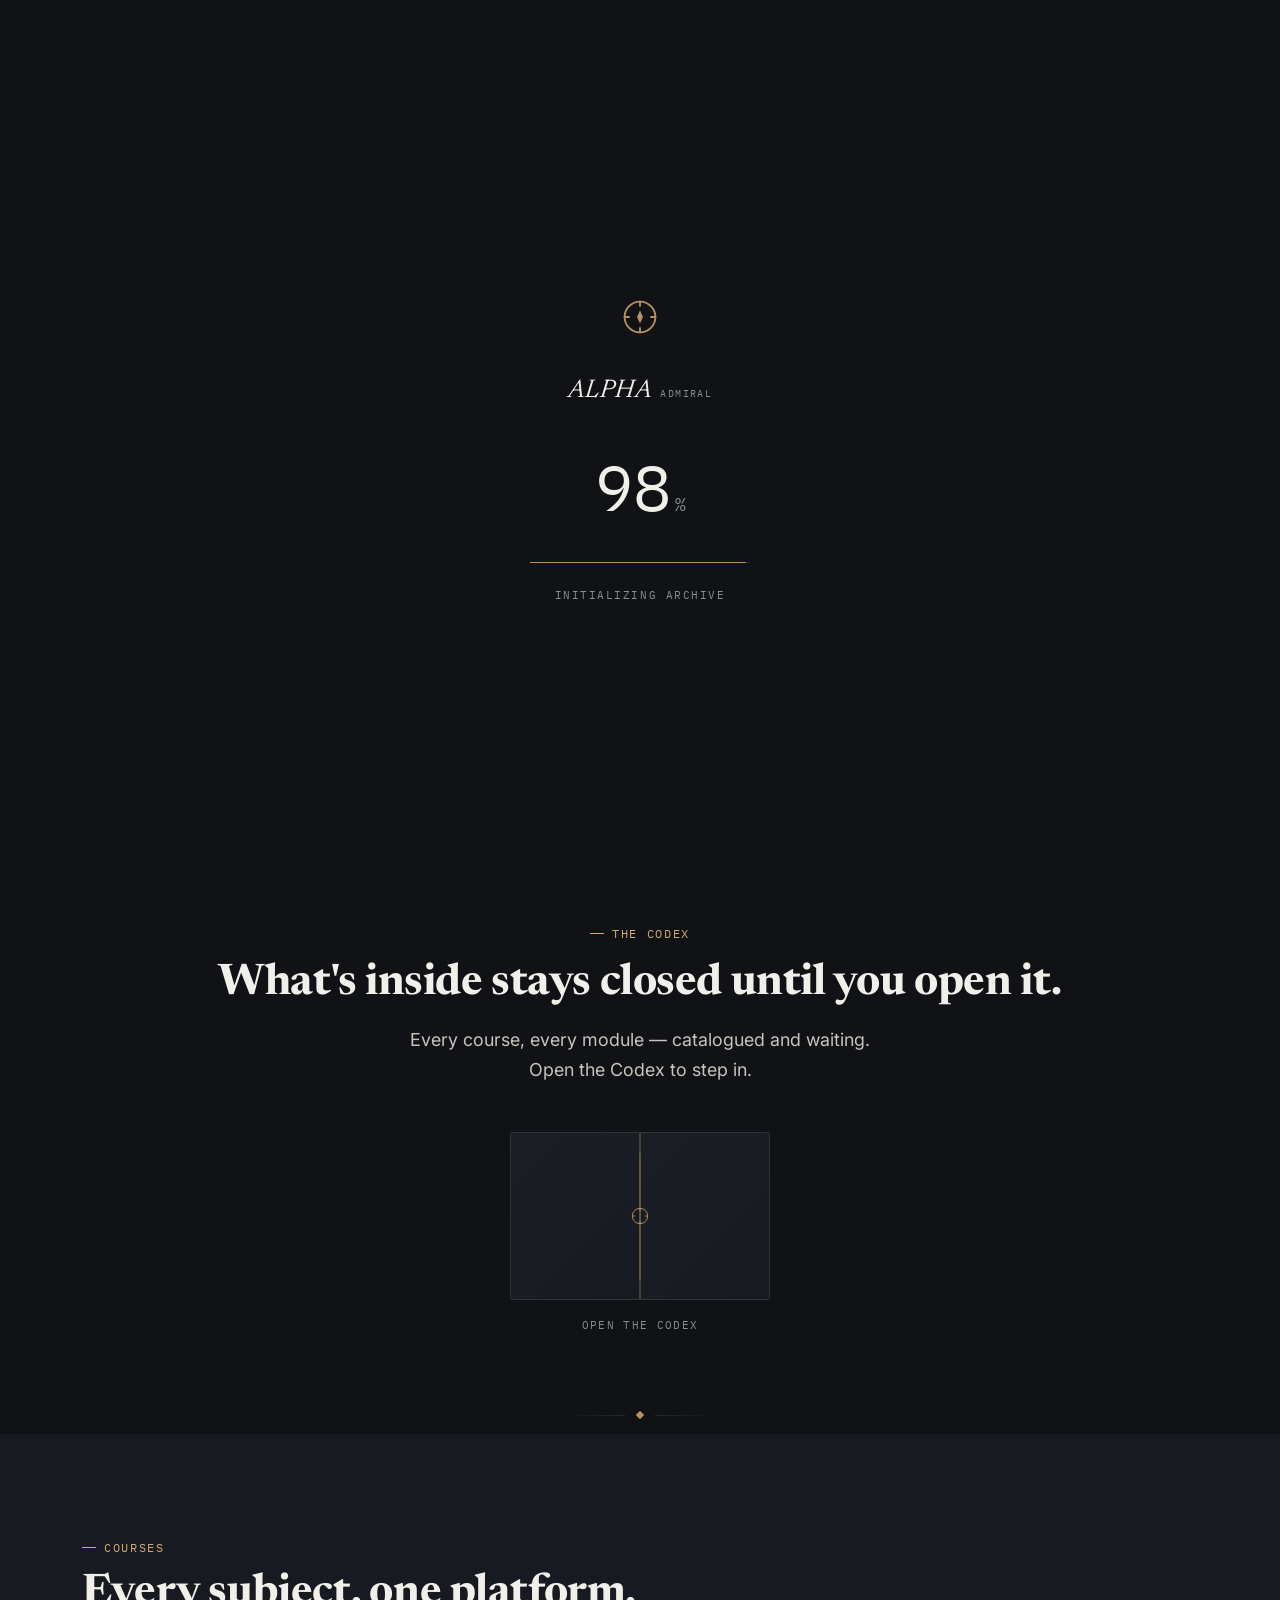
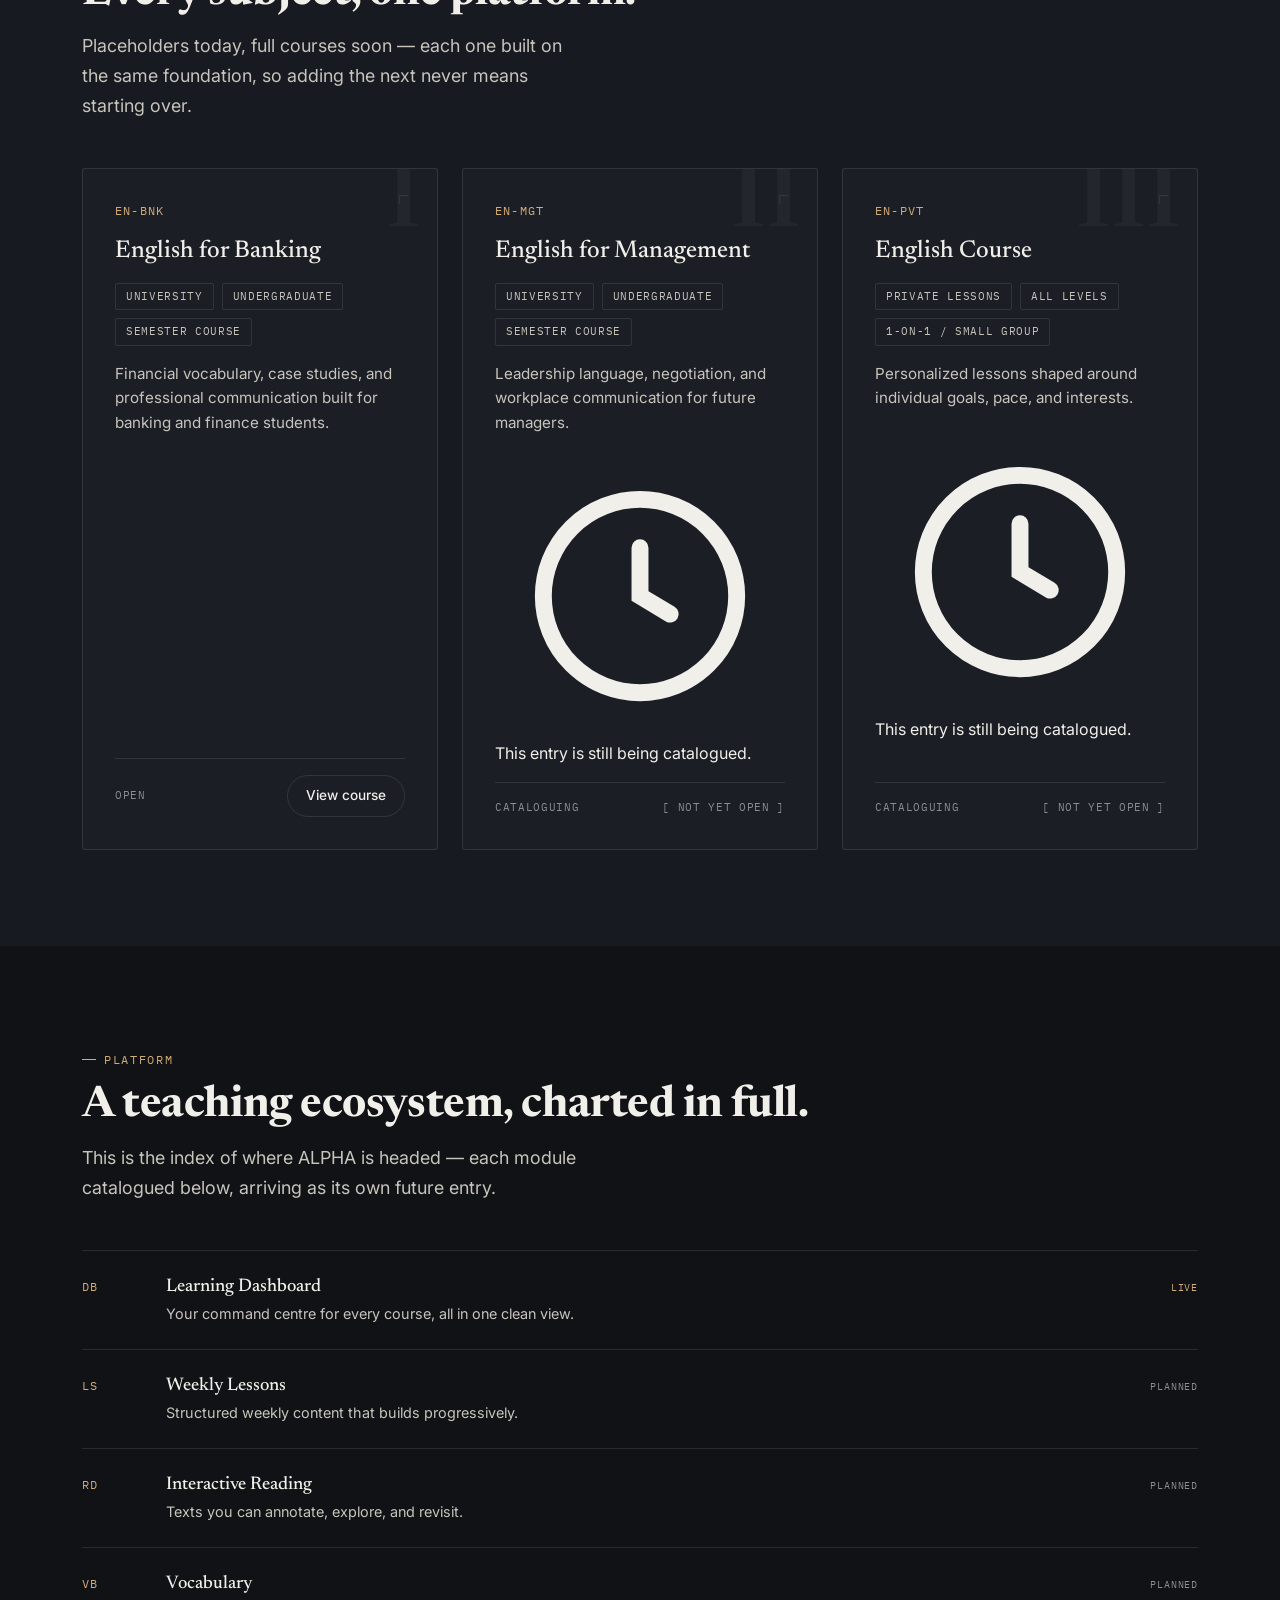
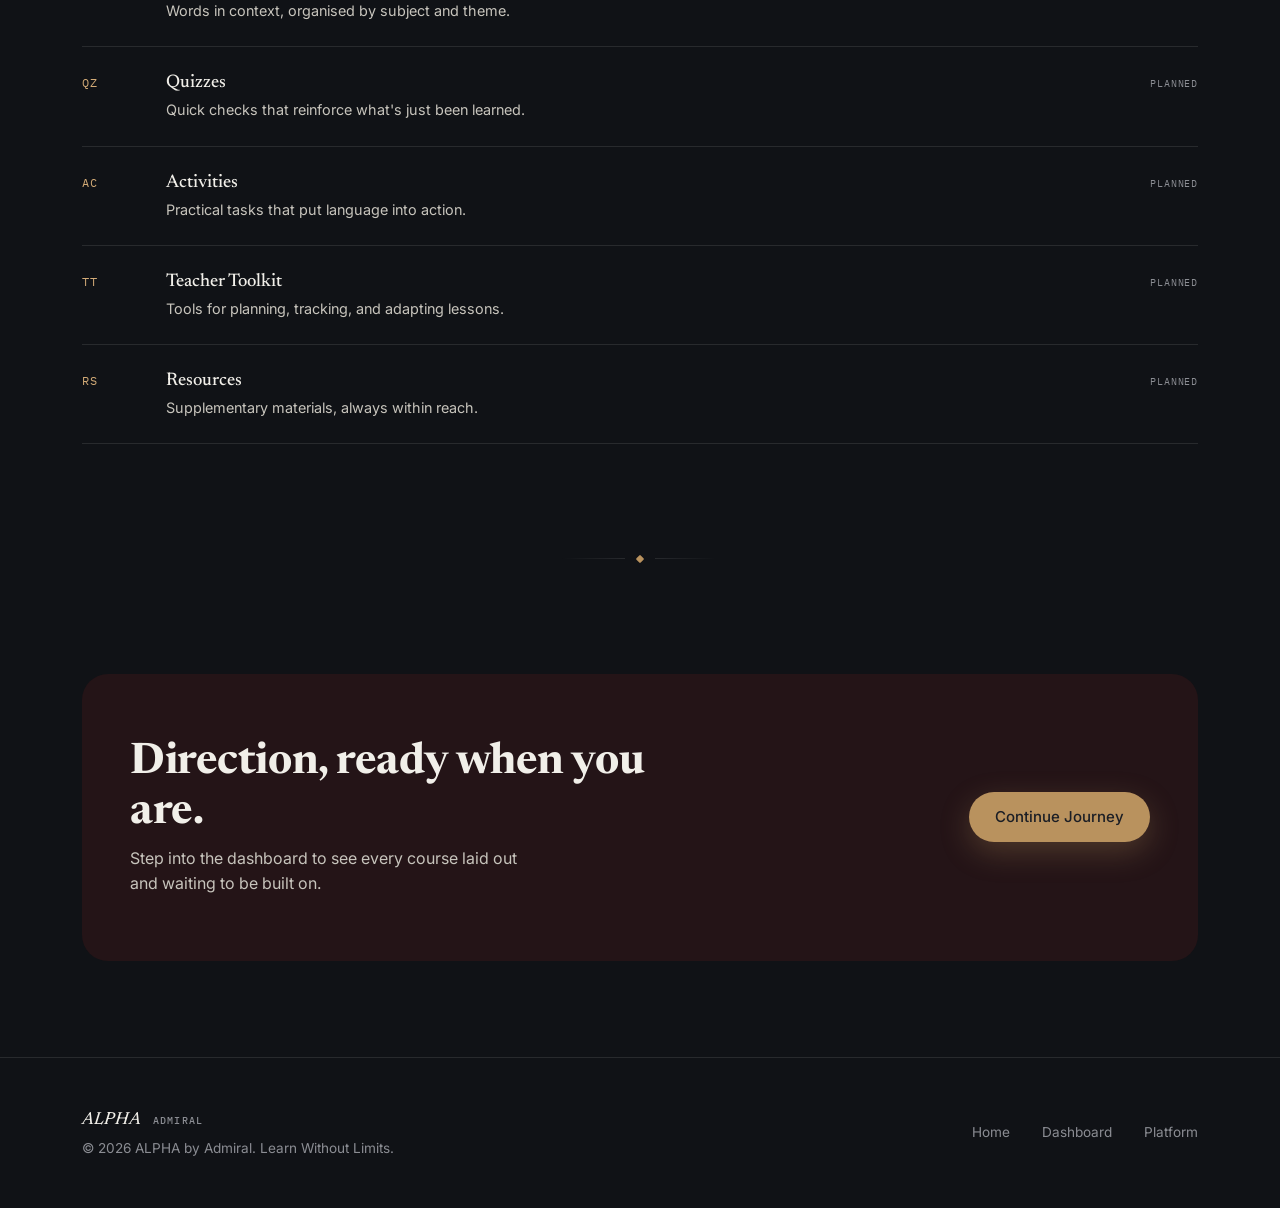
<file: index.html>
<!DOCTYPE html>
<html lang="en">
<head>
  <meta charset="UTF-8" />
  <meta name="viewport" content="width=device-width, initial-scale=1.0" />
  <title>ALPHA by Admiral — Precision Learning Platform</title>
  <meta name="description" content="ALPHA by Admiral is a precision learning platform for English for Banking, English for Management, and private English lessons." />

  <link rel="preconnect" href="https://fonts.googleapis.com" />
  <link rel="preconnect" href="https://fonts.gstatic.com" crossorigin />
  <link href="https://fonts.googleapis.com/css2?family=Newsreader:ital,wght@0,400;0,500;0,600;0,700;1,500;1,600;1,700&family=Inter:wght@400;500;600&family=IBM+Plex+Mono:wght@400;500&display=swap" rel="stylesheet" />

  <link rel="stylesheet" href="assets/css/base.css" />
  <link rel="stylesheet" href="assets/css/components.css" />
  <link rel="stylesheet" href="assets/css/animations.css" />
  <link rel="stylesheet" href="assets/css/landing.css" />
  <link rel="stylesheet" href="assets/css/experience.css" />
</head>
<body>

  <!-- ================= PRELOADER ================= -->
  <div id="preloader" class="preloader" role="dialog" aria-label="Loading ALPHA" aria-live="polite">
    <div class="preloader__inner">
      <svg class="preloader__mark" viewBox="0 0 24 24" fill="none" aria-hidden="true">
        <circle cx="12" cy="12" r="8.4" stroke="currentColor" stroke-width="1"/>
        <path d="M12 3.6V6M12 18V20.4M3.6 12H6M18 12H20.4" stroke="currentColor" stroke-width="1" stroke-linecap="round"/>
        <path d="M12 8.4L13.6 12L12 15.6L10.4 12L12 8.4Z" fill="currentColor"/>
      </svg>
      <span class="preloader__brand">ALPHA<span class="preloader__brand-sub">Admiral</span></span>
      <div class="preloader__counter">
        <span id="preloaderCount">0</span><span class="preloader__percent">%</span>
      </div>
      <div class="preloader__bar"><span id="preloaderBarFill"></span></div>
      <p class="preloader__status" id="preloaderStatus">Initializing Archive</p>
      <button class="preloader__enter" id="preloaderEnter" type="button" style="display:none;">Enter</button>
    </div>
  </div>

  <!-- ================= NAV ================= -->
  <header class="nav">
    <div class="container nav__inner">
      <a href="index.html" class="brand" aria-label="ALPHA by Admiral, home">
        <svg class="brand__mark" viewBox="0 0 24 24" fill="none" aria-hidden="true">
          <circle cx="12" cy="12" r="8.4" stroke="currentColor" stroke-width="1.3"/>
          <path d="M12 3.6V6M12 18V20.4M3.6 12H6M18 12H20.4" stroke="currentColor" stroke-width="1.3" stroke-linecap="round"/>
          <path d="M12 8.4L13.6 12L12 15.6L10.4 12L12 8.4Z" fill="currentColor"/>
        </svg>
        ALPHA<span class="brand__sub">Admiral</span>
      </a>

      <nav class="nav__links" aria-label="Primary">
        <a href="#courses">Courses</a>
        <a href="#platform">Platform</a>
        <a href="dashboard.html">Dashboard</a>
      </nav>

      <div class="nav__actions">
        <a href="dashboard.html" class="btn btn--primary btn--sm">Launch Dashboard</a>
        <button class="nav__toggle" aria-label="Toggle menu" aria-expanded="false">
          <span></span>
        </button>
      </div>
    </div>
  </header>

  <!-- ================= HERO ================= -->
  <section class="hero">

    <!-- Atmosphere: faint celestial geometry + paper-map contour lines.
         Purely decorative, static, aria-hidden — no per-frame cost. -->
    <svg class="hero__atmosphere" viewBox="0 0 1400 900" preserveAspectRatio="xMidYMid slice" aria-hidden="true">
      <!-- map contour lines, like a chart's coastline -->
      <path d="M -40 620 C 220 560, 380 700, 640 630 S 1040 520, 1440 600" fill="none" stroke="currentColor" stroke-opacity="0.05" stroke-width="1.2"/>
      <path d="M -40 700 C 260 660, 420 780, 700 720 S 1080 640, 1440 710" fill="none" stroke="currentColor" stroke-opacity="0.04" stroke-width="1"/>
      <!-- celestial coordinate ring, oversized and off-canvas -->
      <circle cx="1180" cy="220" r="460" fill="none" stroke="currentColor" stroke-opacity="0.05" stroke-width="1" stroke-dasharray="2 10"/>
      <circle cx="1180" cy="220" r="360" fill="none" stroke="currentColor" stroke-opacity="0.06" stroke-width="1"/>
      <!-- star field -->
      <circle cx="980" cy="120" r="1.6" fill="currentColor" opacity="0.4"/>
      <circle cx="1120" cy="90" r="1.2" fill="currentColor" opacity="0.3"/>
      <circle cx="1250" cy="180" r="1.8" fill="currentColor" opacity="0.35"/>
      <circle cx="1080" cy="260" r="1.2" fill="currentColor" opacity="0.28"/>
      <circle cx="1310" cy="320" r="1.4" fill="currentColor" opacity="0.3"/>
      <circle cx="900" cy="220" r="1" fill="currentColor" opacity="0.25"/>
      <circle cx="1200" cy="400" r="1.3" fill="currentColor" opacity="0.28"/>
      <!-- faint constellation lines -->
      <path d="M980 120 L1120 90 L1250 180" fill="none" stroke="currentColor" stroke-opacity="0.12" stroke-width="0.6"/>
      <path d="M1080 260 L1200 400" fill="none" stroke="currentColor" stroke-opacity="0.1" stroke-width="0.6"/>
    </svg>

    <div class="container hero__grid">

      <div class="hero__content">
        <span class="eyebrow reveal is-visible">Precision Learning Platform</span>
        <h1 class="reveal is-visible" style="transition-delay:80ms">Every lesson begins with direction.</h1>
        <p class="lede reveal is-visible" style="transition-delay:160ms">
          ALPHA is a precision learning platform for English for Banking, English for
          Management, and private study — one clear, well-built home for every subject,
          designed to bring direction to each lesson and grow one course at a time.
        </p>
        <div class="hero__actions reveal is-visible" style="transition-delay:240ms">
          <a href="dashboard.html" class="btn btn--accent">Launch Dashboard</a>
          <a href="#platform" class="btn btn--ghost">Explore Platform</a>
        </div>
      </div>

      <div class="hero__visual reveal is-visible" style="transition-delay:200ms">

        <!-- Ambient gold particles, populated by particles.js -->
        <div class="hero__particles" aria-hidden="true"></div>

        <!-- Architectural frame: registration marks + coordinate ticks,
             drawn once as the instrument assembles. Stretched to the
             visual column's rectangle; non-scaling-stroke keeps line
             weight crisp under that stretch. -->
        <svg class="hero__blueprint-frame" viewBox="0 0 100 100" preserveAspectRatio="none" aria-hidden="true">
          <g stroke="currentColor" stroke-opacity="0.4" stroke-width="1" fill="none" vector-effect="non-scaling-stroke">
            <path class="bp-draw-fast" style="animation-delay:0.05s" d="M2,10 L2,2 L10,2"/>
            <path class="bp-draw-fast" style="animation-delay:0.15s" d="M90,2 L98,2 L98,10"/>
            <path class="bp-draw-fast" style="animation-delay:0.25s" d="M98,90 L98,98 L90,98"/>
            <path class="bp-draw-fast" style="animation-delay:0.35s" d="M10,98 L2,98 L2,90"/>
          </g>
          <g stroke="currentColor" stroke-opacity="0.28" stroke-width="0.8" vector-effect="non-scaling-stroke">
            <path class="bp-draw-fast" style="animation-delay:0.5s" d="M50,3 L50,9"/>
            <path class="bp-draw-fast" style="animation-delay:0.58s" d="M50,91 L50,97"/>
            <path class="bp-draw-fast" style="animation-delay:0.66s" d="M3,50 L9,50"/>
            <path class="bp-draw-fast" style="animation-delay:0.74s" d="M91,50 L97,50"/>
          </g>
        </svg>

        <!-- Floating archive-preview cards -->
        <div class="hero-card hero-card--1">
          <span class="hero-card__label">Continue Learning</span>
          <span class="hero-card__title">English for Banking</span>
          <span class="hero-card__meta">Unit 4 · Financial Vocabulary</span>
          <div class="hero-card__bar"><span style="width:62%"></span></div>
        </div>

        <div class="hero-card hero-card--2">
          <span class="hero-card__label">Weekly Goal</span>
          <span class="hero-card__title">4 / 5 lessons</span>
          <span class="hero-card__meta">One session remaining</span>
          <div class="hero-card__bar"><span style="width:80%"></span></div>
        </div>

        <div class="hero-card hero-card--3">
          <span class="hero-card__label">Vocabulary</span>
          <span class="hero-card__title">12 new words</span>
          <span class="hero-card__meta">Saved this week</span>
        </div>

        <!-- Compass: ALPHA's signature instrument — The Navigator -->
        <div class="hero__compass-wrap">
          <span class="hero__instrument-caption hero__instrument-caption--top">Alpha — Plate I</span>
          <div class="hero__compass-glow" aria-hidden="true"></div>
          <div class="hero__compass-tilt">
            <svg class="hero__compass" viewBox="0 0 520 520" aria-hidden="true">
              <defs>
                <linearGradient id="metalRing" x1="15%" y1="0%" x2="85%" y2="100%">
                  <stop offset="0%" stop-color="#f3e4c8"/>
                  <stop offset="45%" stop-color="#c9a06a"/>
                  <stop offset="100%" stop-color="#8a6a3e"/>
                </linearGradient>
                <radialGradient id="dialFace" cx="42%" cy="36%" r="72%">
                  <stop offset="0%" stop-color="#fbf9f4"/>
                  <stop offset="100%" stop-color="#e8e3d6"/>
                </radialGradient>
                <linearGradient id="needleGold" x1="0" y1="0" x2="0" y2="1">
                  <stop offset="0%" stop-color="#f6e8cd"/>
                  <stop offset="100%" stop-color="#b9925e"/>
                </linearGradient>
                <linearGradient id="needleGraphite" x1="0" y1="1" x2="0" y2="0">
                  <stop offset="0%" stop-color="#12151c"/>
                  <stop offset="100%" stop-color="#3a3f4a"/>
                </linearGradient>
                <filter id="ambientShadow" x="-50%" y="-50%" width="200%" height="200%">
                  <feDropShadow dx="0" dy="16" stdDeviation="16" flood-color="#12151c" flood-opacity="0.16"/>
                </filter>
              </defs>

              <g filter="url(#ambientShadow)">
                <!-- rings draw themselves in, outer to inner -->
                <path class="bp-draw-slow" style="animation-delay:0.75s" d="M260,60 L360,86.8 L433.2,160 L460,260 L433.2,360 L360,433.2 L260,460 L160,433.2 L86.8,360 L60,260 L86.8,160 L160,86.8 Z"
                      fill="none" stroke="url(#metalRing)" stroke-width="14" stroke-linejoin="round"/>
                <circle class="bp-draw-slow" style="animation-delay:0.9s" cx="260" cy="260" r="193" fill="none" stroke="#12151c" stroke-opacity="0.16" stroke-width="1"/>
                <circle class="bp-draw-slow" style="animation-delay:1.05s" cx="260" cy="260" r="207" fill="none" stroke="#ffffff" stroke-opacity="0.55" stroke-width="1"/>
                <!-- dial face resolves after the rings are drawn -->
                <g class="bp-fade" style="animation-delay:1.7s">
                  <circle cx="260" cy="260" r="182" fill="url(#dialFace)"/>
                  <path d="M 128 168 A 190 190 0 0 1 372 150" stroke="#ffffff" stroke-opacity="0.55" stroke-width="3" stroke-linecap="round" fill="none"/>
                </g>
              </g>

              <!-- true index — a fixed reference mark, level with the brow line -->
              <path class="bp-fade" style="animation-delay:2s" d="M260 34 L260 50" stroke="#12151c" stroke-opacity="0.5" stroke-width="1.4" stroke-linecap="round"/>

              <!-- engraved bezel ticks — fade in, then rotate slowly forever,
                   independent of the needle -->
              <g class="bp-fade" style="animation-delay:1.15s">
                <g class="hero__compass-spin">
                  <g transform="rotate(0 260 260)"><line x1="260" y1="76" x2="260" y2="95" stroke="#12151c" stroke-opacity="0.55" stroke-width="2" stroke-linecap="round"/><line x1="261" y1="77" x2="261" y2="93" stroke="#ffffff" stroke-opacity="0.5" stroke-width="0.8" stroke-linecap="round"/></g>
                  <g transform="rotate(30 260 260)"><line x1="260" y1="82" x2="260" y2="95" stroke="#12151c" stroke-opacity="0.35" stroke-width="1.2" stroke-linecap="round"/></g>
                  <g transform="rotate(60 260 260)"><line x1="260" y1="82" x2="260" y2="95" stroke="#12151c" stroke-opacity="0.35" stroke-width="1.2" stroke-linecap="round"/></g>
                  <g transform="rotate(90 260 260)"><line x1="260" y1="76" x2="260" y2="95" stroke="#12151c" stroke-opacity="0.55" stroke-width="2" stroke-linecap="round"/><line x1="261" y1="77" x2="261" y2="93" stroke="#ffffff" stroke-opacity="0.5" stroke-width="0.8" stroke-linecap="round"/></g>
                  <g transform="rotate(120 260 260)"><line x1="260" y1="82" x2="260" y2="95" stroke="#12151c" stroke-opacity="0.35" stroke-width="1.2" stroke-linecap="round"/></g>
                  <g transform="rotate(150 260 260)"><line x1="260" y1="82" x2="260" y2="95" stroke="#12151c" stroke-opacity="0.35" stroke-width="1.2" stroke-linecap="round"/></g>
                  <g transform="rotate(180 260 260)"><line x1="260" y1="76" x2="260" y2="95" stroke="#12151c" stroke-opacity="0.55" stroke-width="2" stroke-linecap="round"/><line x1="261" y1="77" x2="261" y2="93" stroke="#ffffff" stroke-opacity="0.5" stroke-width="0.8" stroke-linecap="round"/></g>
                  <g transform="rotate(210 260 260)"><line x1="260" y1="82" x2="260" y2="95" stroke="#12151c" stroke-opacity="0.35" stroke-width="1.2" stroke-linecap="round"/></g>
                  <g transform="rotate(240 260 260)"><line x1="260" y1="82" x2="260" y2="95" stroke="#12151c" stroke-opacity="0.35" stroke-width="1.2" stroke-linecap="round"/></g>
                  <g transform="rotate(270 260 260)"><line x1="260" y1="76" x2="260" y2="95" stroke="#12151c" stroke-opacity="0.55" stroke-width="2" stroke-linecap="round"/><line x1="261" y1="77" x2="261" y2="93" stroke="#ffffff" stroke-opacity="0.5" stroke-width="0.8" stroke-linecap="round"/></g>
                  <g transform="rotate(300 260 260)"><line x1="260" y1="82" x2="260" y2="95" stroke="#12151c" stroke-opacity="0.35" stroke-width="1.2" stroke-linecap="round"/></g>
                  <g transform="rotate(330 260 260)"><line x1="260" y1="82" x2="260" y2="95" stroke="#12151c" stroke-opacity="0.35" stroke-width="1.2" stroke-linecap="round"/></g>
                </g>
              </g>

              <!-- diamond needle — settles once the instrument has assembled -->
              <g class="compass__needle">
                <path d="M260 150 L284 260 L236 260 Z" fill="url(#needleGold)" stroke="#12151c" stroke-opacity="0.2" stroke-width="0.6"/>
                <path d="M260 380 L284 260 L236 260 Z" fill="url(#needleGraphite)" stroke="#12151c" stroke-opacity="0.2" stroke-width="0.6"/>
                <circle cx="260" cy="260" r="9" fill="url(#metalRing)" stroke="#12151c" stroke-opacity="0.25" stroke-width="1"/>
              </g>
            </svg>
          </div>
          <span class="hero__instrument-caption hero__instrument-caption--bottom">Direction, not destination</span>
        </div>
      </div>

    </div>

    <div class="hero__scroll-cue" aria-hidden="true">
      <span></span>
      Scroll
    </div>
  </section>

  <!-- ================= CODEX GATEWAY ================= -->
  <section class="section codex-gate">
    <div class="container codex-gate__inner">
      <span class="eyebrow reveal">The Codex</span>
      <h2 class="reveal" style="transition-delay:60ms">What's inside stays closed until you open it.</h2>
      <p class="lede reveal" style="transition-delay:120ms">Every course, every module — catalogued and waiting.
        Open the Codex to step in.</p>

      <button class="codex reveal" id="codexTrigger" type="button" aria-label="Open the Codex to see the courses" style="transition-delay:200ms">
        <span class="codex__panel codex__panel--left"></span>
        <span class="codex__panel codex__panel--right"></span>
        <span class="codex__seam"></span>
        <span class="codex__glow" aria-hidden="true"></span>
        <span class="codex__mark" aria-hidden="true">
          <svg viewBox="0 0 24 24" fill="none">
            <circle cx="12" cy="12" r="8.4" stroke="currentColor" stroke-width="1"/>
            <path d="M12 3.6V6M12 18V20.4M3.6 12H6M18 12H20.4" stroke="currentColor" stroke-width="1" stroke-linecap="round"/>
          </svg>
        </span>
        <span class="codex__label">Open the Codex</span>
      </button>
    </div>
  </section>

  <div class="section-divider-wrap"><div class="divider"><span class="divider__mark"></span></div></div>

  <!-- ================= COURSES ================= -->
  <section class="section section--alt" id="courses">
    <div class="container">
      <div class="section__head reveal">
        <div>
          <span class="eyebrow">Courses</span>
          <h2 style="margin-top:12px">Every subject, one platform.</h2>
          <p class="lede">Placeholders today, full courses soon — each one built on the same
            foundation, so adding the next never means starting over.</p>
        </div>
      </div>

      <div class="course-grid reveal-stagger" id="courseGrid"></div>
    </div>
  </section>

  <!-- ================= PLATFORM MODULES ================= -->
  <section class="section" id="platform">
    <div class="container">
      <div class="section__head reveal">
        <div>
          <span class="eyebrow">Platform</span>
          <h2 style="margin-top:12px">A teaching ecosystem, charted in full.</h2>
          <p class="lede">This is the index of where ALPHA is headed — each module catalogued
            below, arriving as its own future entry.</p>
        </div>
      </div>

      <div class="index-list reveal-stagger">
        <div class="index-row">
          <span class="index-row__code">DB</span>
          <div>
            <h3 class="index-row__title">Learning Dashboard</h3>
            <p class="index-row__desc">Your command centre for every course, all in one clean view.</p>
          </div>
          <span class="index-row__status index-row__status--live">Live</span>
        </div>

        <div class="index-row">
          <span class="index-row__code">LS</span>
          <div>
            <h3 class="index-row__title">Weekly Lessons</h3>
            <p class="index-row__desc">Structured weekly content that builds progressively.</p>
          </div>
          <span class="index-row__status">Planned</span>
        </div>

        <div class="index-row">
          <span class="index-row__code">RD</span>
          <div>
            <h3 class="index-row__title">Interactive Reading</h3>
            <p class="index-row__desc">Texts you can annotate, explore, and revisit.</p>
          </div>
          <span class="index-row__status">Planned</span>
        </div>

        <div class="index-row">
          <span class="index-row__code">VB</span>
          <div>
            <h3 class="index-row__title">Vocabulary</h3>
            <p class="index-row__desc">Words in context, organised by subject and theme.</p>
          </div>
          <span class="index-row__status">Planned</span>
        </div>

        <div class="index-row">
          <span class="index-row__code">QZ</span>
          <div>
            <h3 class="index-row__title">Quizzes</h3>
            <p class="index-row__desc">Quick checks that reinforce what's just been learned.</p>
          </div>
          <span class="index-row__status">Planned</span>
        </div>

        <div class="index-row">
          <span class="index-row__code">AC</span>
          <div>
            <h3 class="index-row__title">Activities</h3>
            <p class="index-row__desc">Practical tasks that put language into action.</p>
          </div>
          <span class="index-row__status">Planned</span>
        </div>

        <div class="index-row">
          <span class="index-row__code">TT</span>
          <div>
            <h3 class="index-row__title">Teacher Toolkit</h3>
            <p class="index-row__desc">Tools for planning, tracking, and adapting lessons.</p>
          </div>
          <span class="index-row__status">Planned</span>
        </div>

        <div class="index-row">
          <span class="index-row__code">RS</span>
          <div>
            <h3 class="index-row__title">Resources</h3>
            <p class="index-row__desc">Supplementary materials, always within reach.</p>
          </div>
          <span class="index-row__status">Planned</span>
        </div>
      </div>
    </div>
  </section>

  <div class="section-divider-wrap"><div class="divider"><span class="divider__mark"></span></div></div>

  <!-- ================= CLOSING CTA ================= -->
  <section class="section">
    <div class="container">
      <div class="cta-band reveal">
        <div>
          <h2>Direction, ready when you are.</h2>
          <p>Step into the dashboard to see every course laid out and waiting to be built on.</p>
        </div>
        <a href="dashboard.html" class="btn btn--accent">Continue Journey</a>
      </div>
    </div>
  </section>

  <!-- ================= FOOTER ================= -->
  <footer class="footer">
    <div class="container footer__inner">
      <div class="footer__brand">
        <span class="brand" style="font-size:1.1rem">ALPHA<span class="brand__sub">Admiral</span></span>
        <span class="footer__note">© <span id="footerYear"></span> ALPHA by Admiral. Learn Without Limits.</span>
      </div>
      <div class="footer__links">
        <a href="index.html">Home</a>
        <a href="dashboard.html">Dashboard</a>
        <a href="#platform">Platform</a>
      </div>
    </div>
  </footer>

  <script src="assets/js/courses-data.js"></script>
  <script src="assets/js/render-courses.js"></script>
  <script src="assets/js/main.js"></script>
  <script src="assets/js/animations.js"></script>
  <script src="assets/js/compass.js"></script>
  <script src="assets/js/sound.js"></script>
  <script src="assets/js/preloader.js"></script>
  <script src="assets/js/particles.js"></script>
  <script src="assets/js/cursor-glow.js"></script>
  <script src="assets/js/codex.js"></script>
  <script>
    renderCourseGrid("courseGrid", ALPHA_COURSES);
  </script>
</body>
</html>
</file>
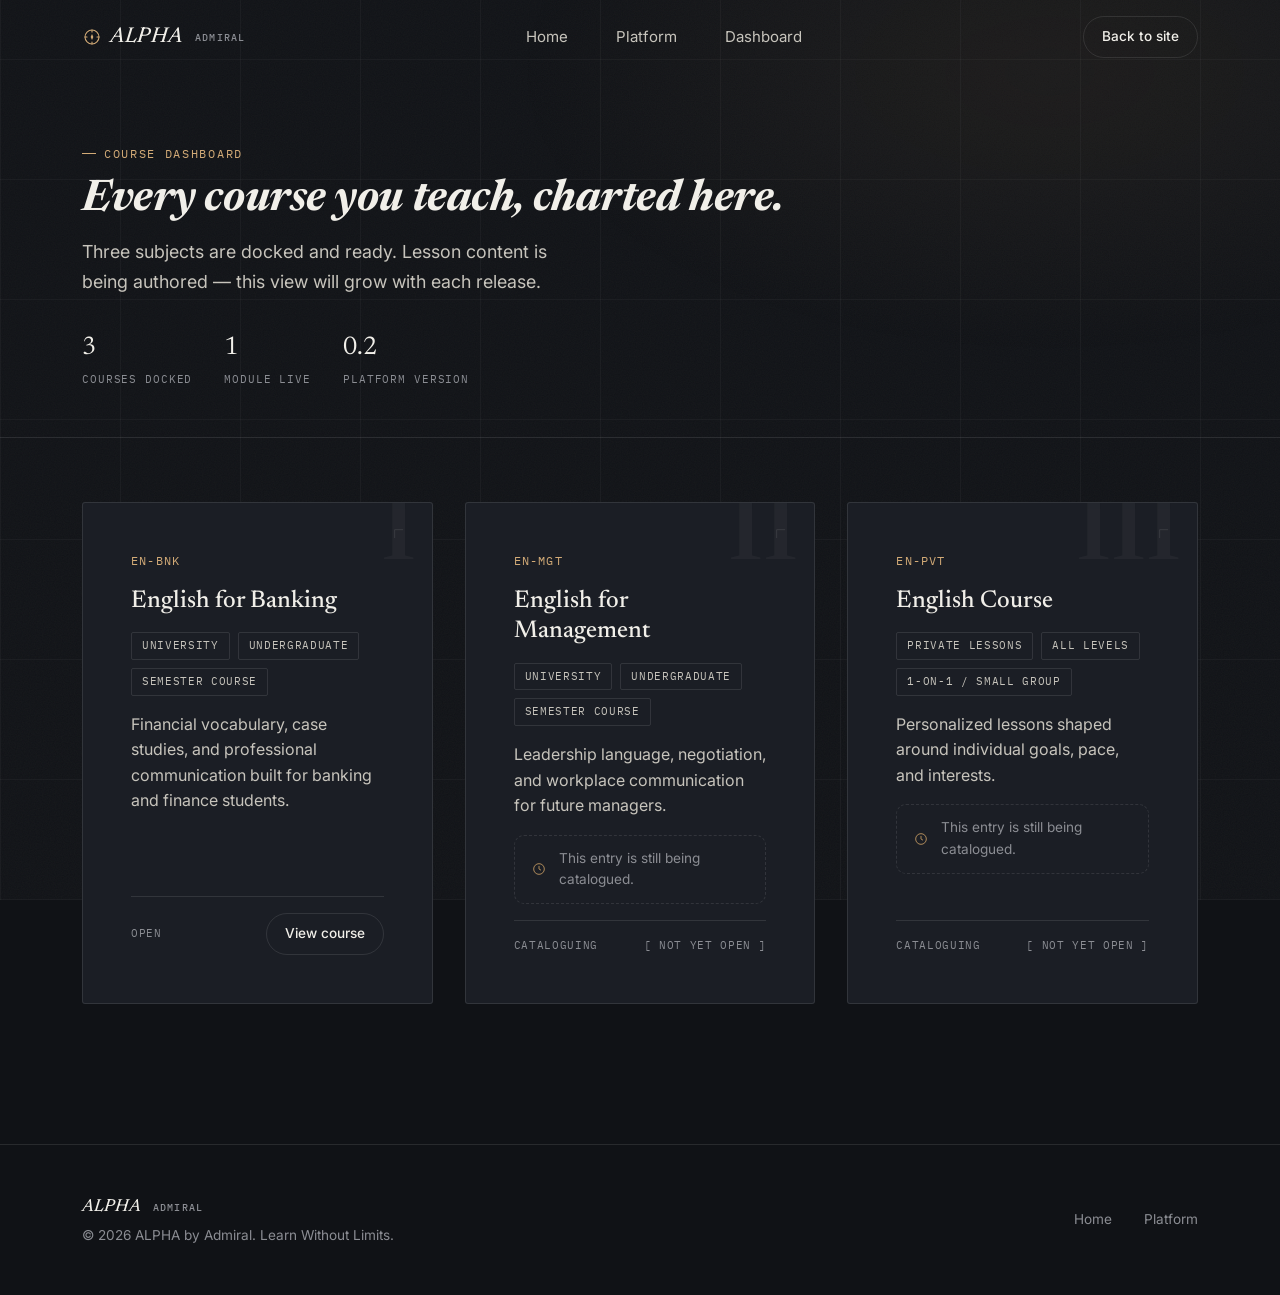
<file: dashboard.html>
<!DOCTYPE html>
<html lang="en">
<head>
  <meta charset="UTF-8" />
  <meta name="viewport" content="width=device-width, initial-scale=1.0" />
  <title>Dashboard — ALPHA by Admiral</title>
  <meta name="description" content="Course dashboard for ALPHA by Admiral: English for Banking, English for Management, and private English lessons." />

  <link rel="preconnect" href="https://fonts.googleapis.com" />
  <link rel="preconnect" href="https://fonts.gstatic.com" crossorigin />
  <link href="https://fonts.googleapis.com/css2?family=Newsreader:ital,wght@0,400;0,500;0,600;0,700;1,500;1,600;1,700&family=Inter:wght@400;500;600&family=IBM+Plex+Mono:wght@400;500&display=swap" rel="stylesheet" />

  <link rel="stylesheet" href="assets/css/base.css" />
  <link rel="stylesheet" href="assets/css/components.css" />
  <link rel="stylesheet" href="assets/css/animations.css" />
  <link rel="stylesheet" href="assets/css/dashboard.css" />
  <link rel="stylesheet" href="assets/css/experience.css" />
</head>
<body>

  <!-- ================= NAV ================= -->
  <header class="nav">
    <div class="container nav__inner">
      <a href="index.html" class="brand" aria-label="ALPHA by Admiral, home">
        <svg class="brand__mark" viewBox="0 0 24 24" fill="none" aria-hidden="true">
          <circle cx="12" cy="12" r="8.4" stroke="currentColor" stroke-width="1.3"/>
          <path d="M12 3.6V6M12 18V20.4M3.6 12H6M18 12H20.4" stroke="currentColor" stroke-width="1.3" stroke-linecap="round"/>
          <path d="M12 8.4L13.6 12L12 15.6L10.4 12L12 8.4Z" fill="currentColor"/>
        </svg>
        ALPHA<span class="brand__sub">Admiral</span>
      </a>

      <nav class="nav__links" aria-label="Primary">
        <a href="index.html">Home</a>
        <a href="index.html#platform">Platform</a>
        <a href="dashboard.html">Dashboard</a>
      </nav>

      <div class="nav__actions">
        <a href="index.html" class="btn btn--ghost btn--sm">Back to site</a>
        <button class="nav__toggle" aria-label="Toggle menu" aria-expanded="false">
          <span></span>
        </button>
      </div>
    </div>
  </header>

  <!-- ================= DASHBOARD HEADER ================= -->
  <section class="dash-header">
    <div class="container">
      <div class="dash-header__top reveal">
        <div>
          <span class="eyebrow">Course Dashboard</span>
          <h1 class="h2" style="margin-top:12px">Every course you teach, charted here.</h1>
          <p class="lede" style="margin-top:12px">Three subjects are docked and ready. Lesson
            content is being authored — this view will grow with each release.</p>
        </div>
      </div>

      <div class="dash-header__meta reveal" style="transition-delay:120ms">
        <div class="dash-stat">
          <span class="dash-stat__value">3</span>
          <span class="dash-stat__label">Courses Docked</span>
        </div>
        <div class="dash-stat">
          <span class="dash-stat__value">1</span>
          <span class="dash-stat__label">Module Live</span>
        </div>
        <div class="dash-stat">
          <span class="dash-stat__value">0.2</span>
          <span class="dash-stat__label">Platform Version</span>
        </div>
      </div>
    </div>
  </section>

  <!-- ================= COURSE GRID ================= -->
  <section class="dash-grid-wrap">
    <div class="container">
      <div class="dash-grid reveal-stagger" id="dashCourseGrid"></div>
    </div>
  </section>

  <!-- ================= FOOTER ================= -->
  <footer class="footer">
    <div class="container footer__inner">
      <div class="footer__brand">
        <span class="brand" style="font-size:1.1rem">ALPHA<span class="brand__sub">Admiral</span></span>
        <span class="footer__note">© <span id="footerYear"></span> ALPHA by Admiral. Learn Without Limits.</span>
      </div>
      <div class="footer__links">
        <a href="index.html">Home</a>
        <a href="index.html#platform">Platform</a>
      </div>
    </div>
  </footer>

  <script src="assets/js/courses-data.js"></script>
  <script src="assets/js/render-courses.js"></script>
  <script src="assets/js/main.js"></script>
  <script src="assets/js/animations.js"></script>
  <script src="assets/js/sound.js"></script>
  <script src="assets/js/cursor-glow.js"></script>
  <script>
    renderCourseGrid("dashCourseGrid", ALPHA_COURSES);
  </script>
</body>
</html>
</file>
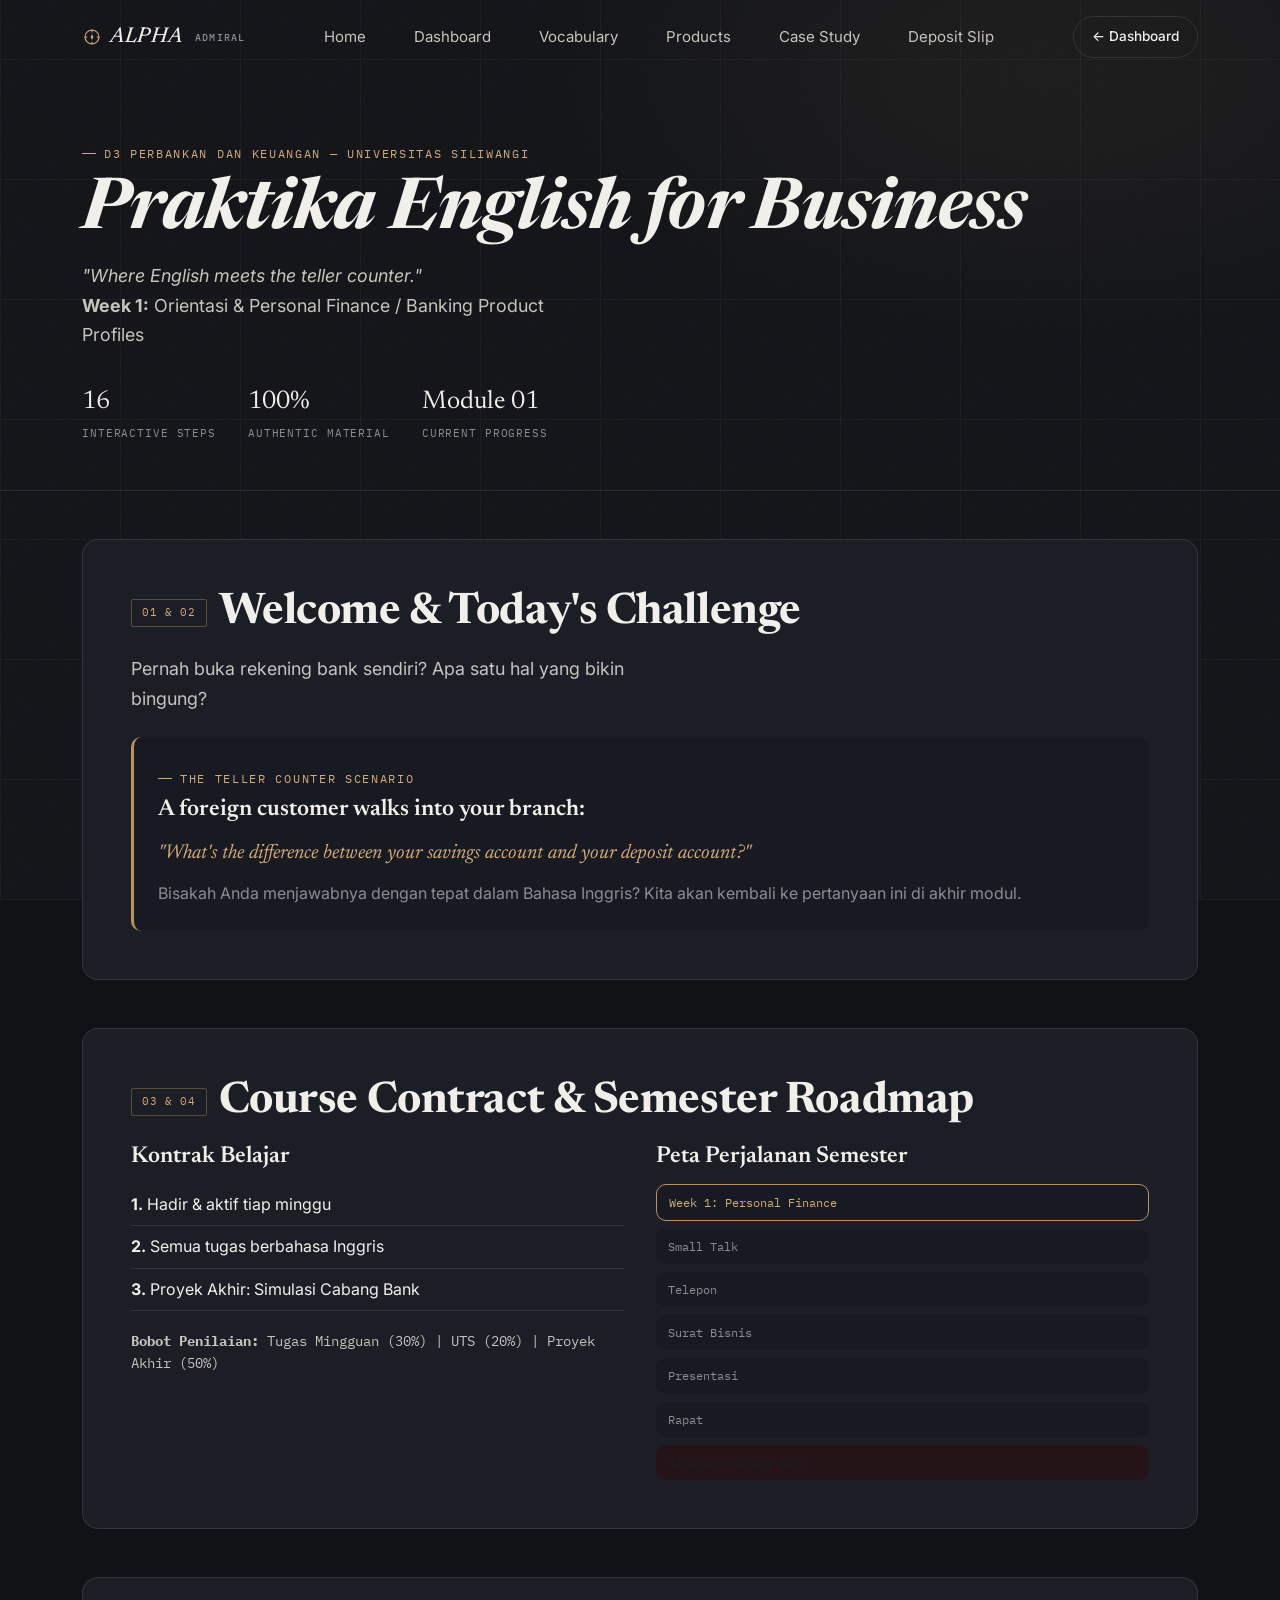
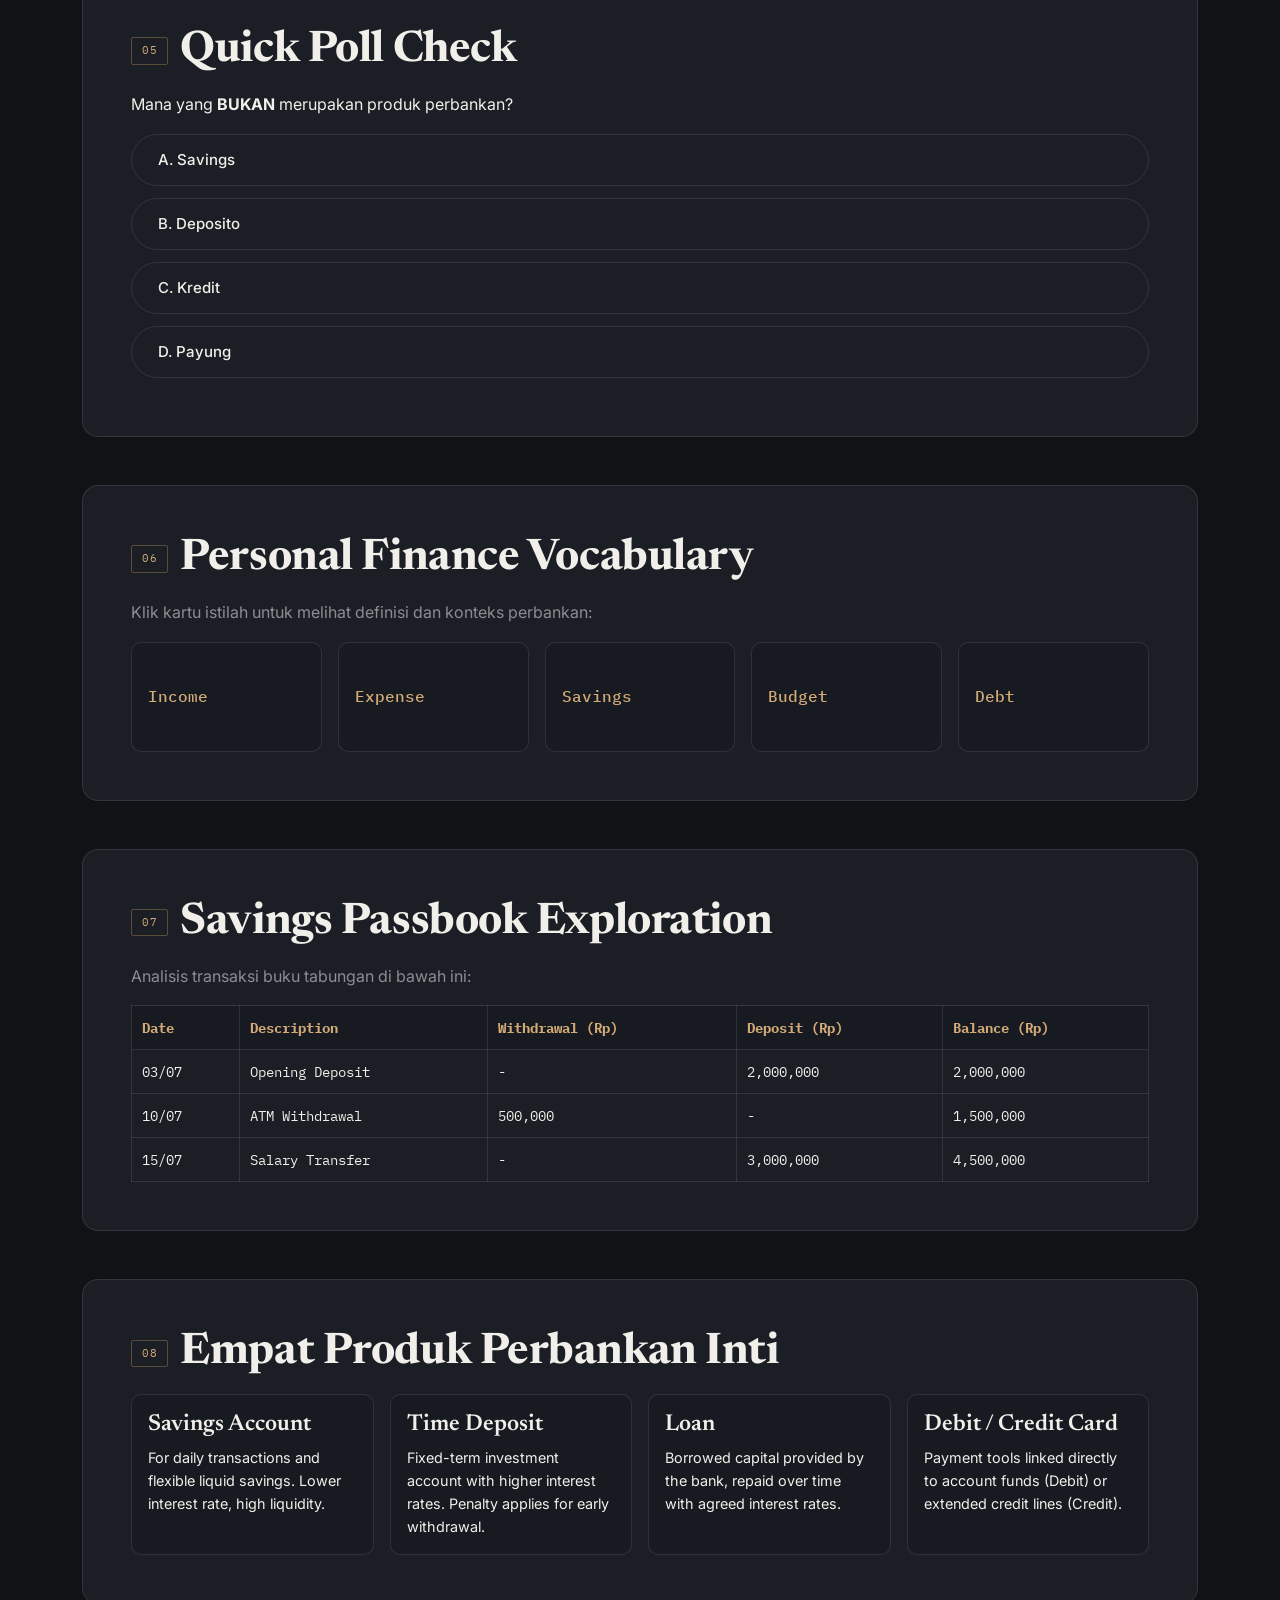
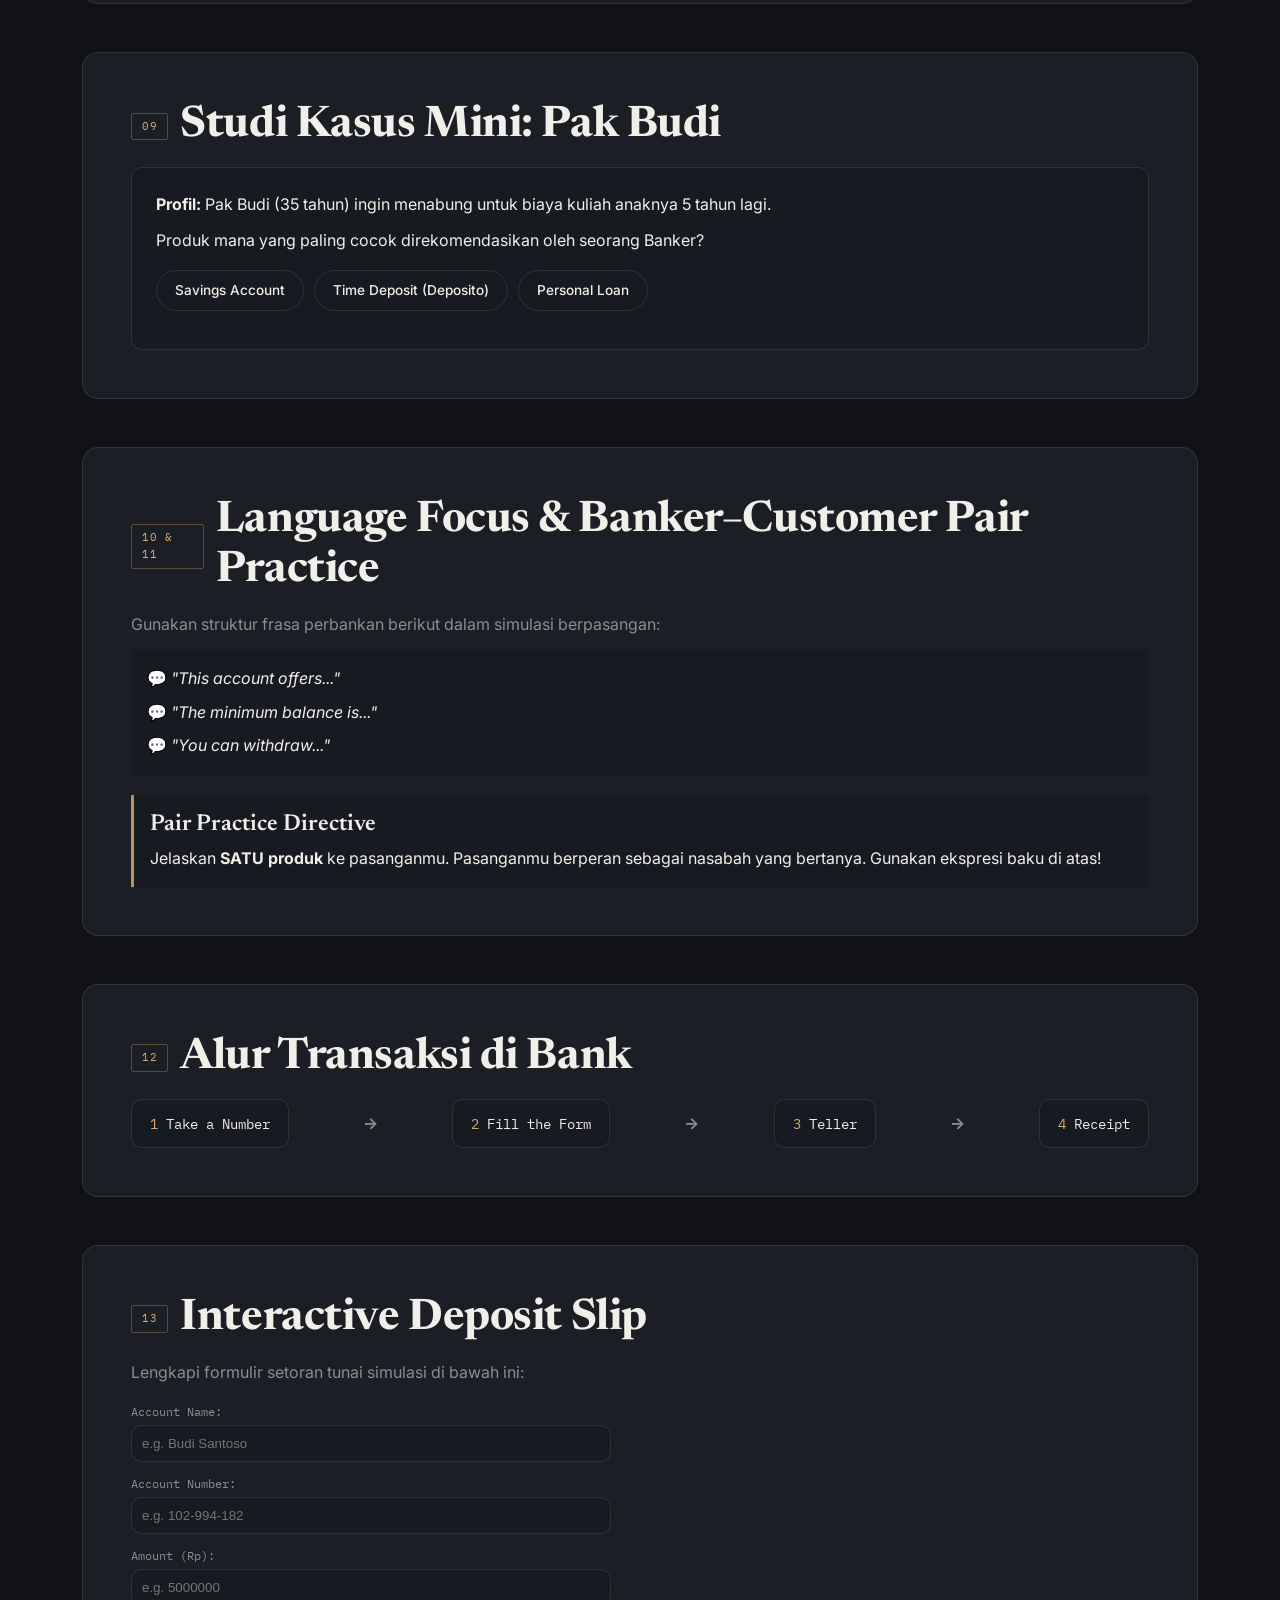
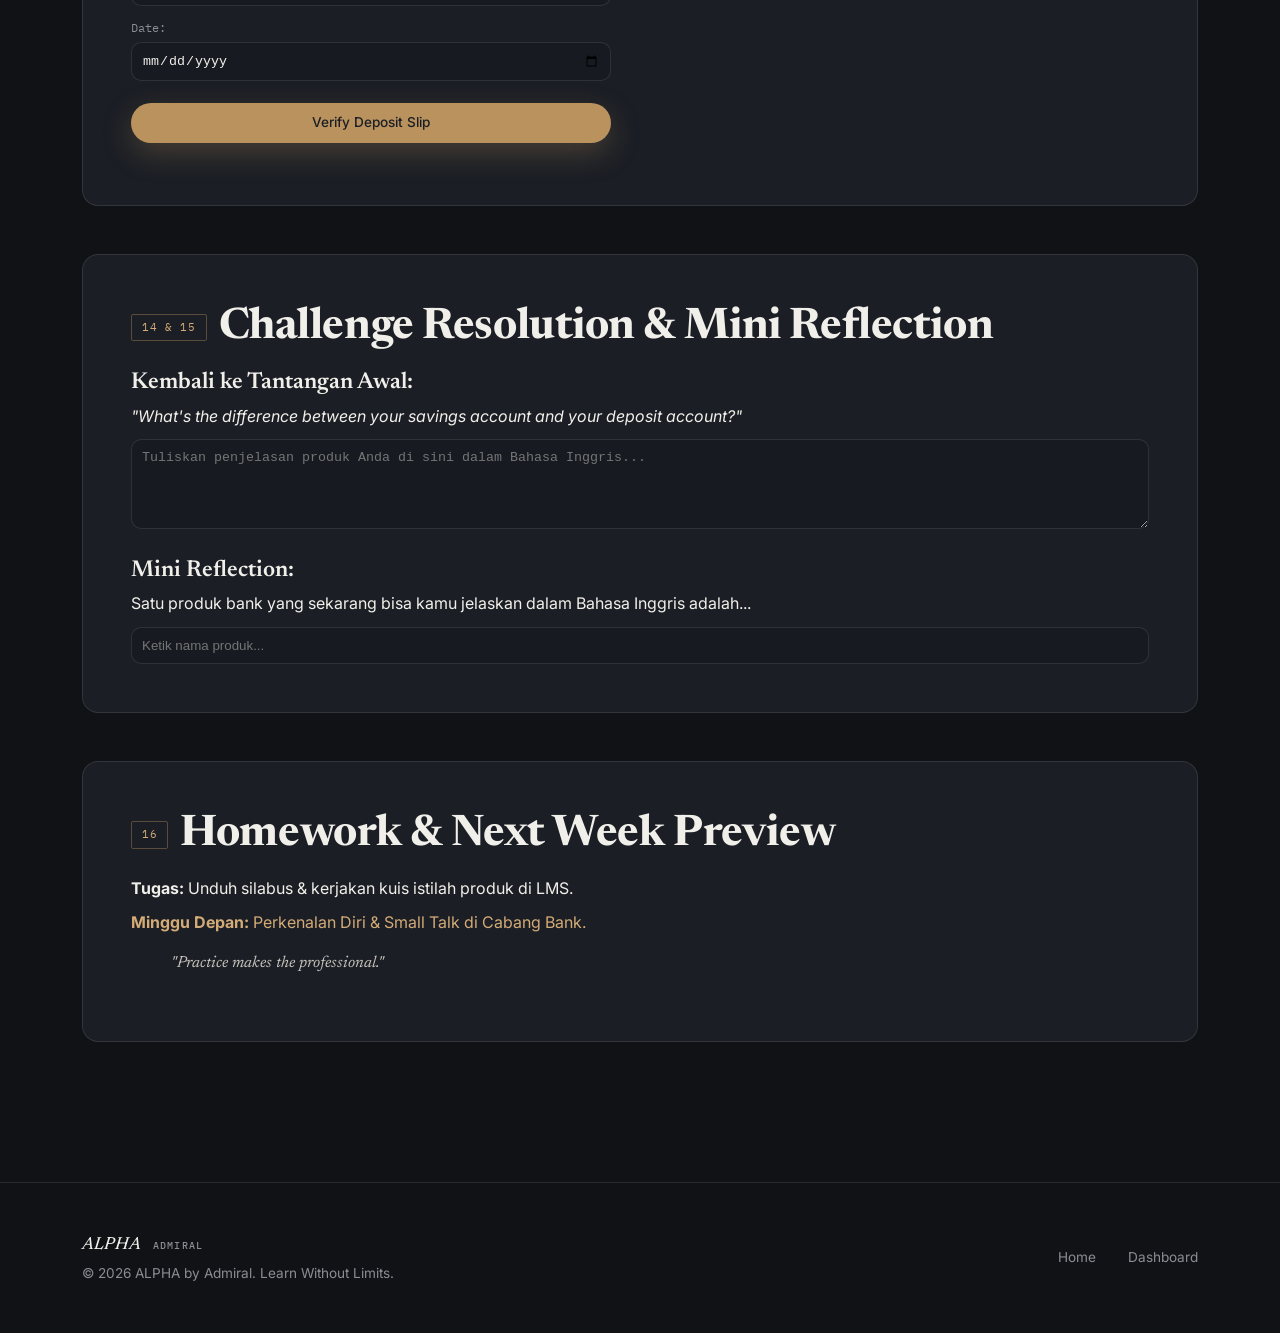
<file: Week-1.html>
<!DOCTYPE html>
<html lang="en">
<head>
  <meta charset="UTF-8" />
  <meta name="viewport" content="width=device-width, initial-scale=1.0" />
  <title>Week 1: Personal Finance & Banking Profiles — ALPHA</title>
  <meta name="description" content="Praktika English for Business - Week 1 Learning Module at Universitas Siliwangi." />

  <link rel="preconnect" href="https://fonts.googleapis.com" />
  <link rel="preconnect" href="https://fonts.gstatic.com" crossorigin />
  <link href="https://fonts.googleapis.com/css2?family=Newsreader:ital,wght@0,400;0,500;0,600;0,700;1,500;1,600;1,700&family=Inter:wght@400;500;600&family=IBM+Plex+Mono:wght@400;500&display=swap" rel="stylesheet" />

  <link rel="stylesheet" href="assets/css/base.css" />
  <link rel="stylesheet" href="assets/css/components.css" />
  <link rel="stylesheet" href="assets/css/animations.css" />
  <link rel="stylesheet" href="assets/css/dashboard.css" />
  <link rel="stylesheet" href="assets/css/experience.css" />
</head>
<body>

  <!-- ================= NAVIGATION ================= -->
  <header class="nav">
    <div class="container nav__inner">
      <a href="index.html" class="brand" aria-label="ALPHA by Admiral, home">
        <svg class="brand__mark" viewBox="0 0 24 24" fill="none" aria-hidden="true">
          <circle cx="12" cy="12" r="8.4" stroke="currentColor" stroke-width="1.3"/>
          <path d="M12 3.6V6M12 18V20.4M3.6 12H6M18 12H20.4" stroke="currentColor" stroke-width="1.3" stroke-linecap="round"/>
          <path d="M12 8.4L13.6 12L12 15.6L10.4 12L12 8.4Z" fill="currentColor"/>
        </svg>
        ALPHA<span class="brand__sub">Admiral</span>
      </a>

      <nav class="nav__links" aria-label="Primary">
        <a href="index.html">Home</a>
        <a href="dashboard.html">Dashboard</a>
        <a href="#vocab">Vocabulary</a>
        <a href="#products">Products</a>
        <a href="#case">Case Study</a>
        <a href="#deposit-slip">Deposit Slip</a>
      </nav>

      <div class="nav__actions">
        <a href="dashboard.html" class="btn btn--ghost btn--sm">← Dashboard</a>
      </div>
    </div>
  </header>

  <!-- ================= MODULE HEADER ================= -->
  <section class="dash-header">
    <div class="container">
      <div class="dash-header__top reveal">
        <div>
          <span class="eyebrow">D3 Perbankan dan Keuangan — Universitas Siliwangi</span>
          <h1 class="h1" style="margin-top:12px">Praktika English for Business</h1>
          <p class="lede" style="margin-top:12px">
            <em>"Where English meets the teller counter."</em><br />
            <strong>Week 1:</strong> Orientasi & Personal Finance / Banking Product Profiles
          </p>
        </div>
      </div>

      <div class="dash-header__meta reveal" style="transition-delay:120ms">
        <div class="dash-stat">
          <span class="dash-stat__value">16</span>
          <span class="dash-stat__label">Interactive Steps</span>
        </div>
        <div class="dash-stat">
          <span class="dash-stat__value">100%</span>
          <span class="dash-stat__label">Authentic Material</span>
        </div>
        <div class="dash-stat">
          <span class="dash-stat__value">Module 01</span>
          <span class="dash-stat__label">Current Progress</span>
        </div>
      </div>
    </div>
  </section>

  <!-- ================= MAIN MODULE BODY ================= -->
  <main class="container module-body" style="display:flex; flex-direction:column; gap:var(--space-7); padding-top:var(--space-7); padding-bottom:var(--space-10);">

    <!-- 01 & 02. Welcome & Today's Challenge -->
    <section class="mod-card reveal" style="background:var(--color-white); border:1px solid var(--color-line); border-radius:var(--radius-md); padding:var(--space-7);">
      <div class="mod-card__header" style="display:flex; align-items:center; gap:var(--space-3); margin-bottom:var(--space-4);">
        <span class="chip chip--accent">01 & 02</span>
        <h2 class="h2">Welcome & Today's Challenge</h2>
      </div>
      <p class="lede">Pernah buka rekening bank sendiri? Apa satu hal yang bikin bingung?</p>
      
      <div class="challenge-box" style="margin-top:var(--space-5); padding:var(--space-5); background:var(--color-paper-alt); border-left:3px solid var(--color-accent); border-radius:var(--radius-sm);">
        <span class="eyebrow">The Teller Counter Scenario</span>
        <h3 class="h3" style="margin-top:8px">A foreign customer walks into your branch:</h3>
        <blockquote class="scenario-quote" style="font-family:var(--font-display); font-size:1.25rem; font-style:italic; color:var(--color-accent-strong); margin:var(--space-3) 0;">
          "What's the difference between your savings account and your deposit account?"
        </blockquote>
        <p class="text-slate">Bisakah Anda menjawabnya dengan tepat dalam Bahasa Inggris? Kita akan kembali ke pertanyaan ini di akhir modul.</p>
      </div>
    </section>

    <!-- 03 & 04. Course Contract & Semester Roadmap -->
    <section class="mod-card reveal" style="background:var(--color-white); border:1px solid var(--color-line); border-radius:var(--radius-md); padding:var(--space-7);">
      <div class="mod-card__header" style="display:flex; align-items:center; gap:var(--space-3); margin-bottom:var(--space-4);">
        <span class="chip chip--accent">03 & 04</span>
        <h2 class="h2">Course Contract & Semester Roadmap</h2>
      </div>
      <div class="grid-2col" style="display:grid; grid-template-columns:1fr 1fr; gap:var(--space-6);">
        <div>
          <h3 class="h3" style="margin-bottom: 12px;">Kontrak Belajar</h3>
          <ul class="styled-list" style="list-style:none; padding:0;">
            <li style="padding:var(--space-2) 0; border-bottom:1px solid var(--color-line);"><strong>1.</strong> Hadir & aktif tiap minggu</li>
            <li style="padding:var(--space-2) 0; border-bottom:1px solid var(--color-line);"><strong>2.</strong> Semua tugas berbahasa Inggris</li>
            <li style="padding:var(--space-2) 0; border-bottom:1px solid var(--color-line);"><strong>3.</strong> Proyek Akhir: Simulasi Cabang Bank</li>
          </ul>
          <div class="grading-badge" style="margin-top:20px; font-family:var(--font-mono); font-size:0.85rem; color:var(--color-ink-soft);">
            <strong>Bobot Penilaian:</strong> Tugas Mingguan (30%) | UTS (20%) | Proyek Akhir (50%)
          </div>
        </div>
        <div>
          <h3 class="h3" style="margin-bottom: 12px;">Peta Perjalanan Semester</h3>
          <div class="roadmap-timeline" style="display:flex; flex-direction:column; gap:var(--space-2);">
            <span class="step active" style="padding:8px var(--space-3); background:var(--color-paper-alt); border-radius:var(--radius-sm); font-family:var(--font-mono); font-size:12px; color:var(--color-accent-strong); border:1px solid var(--color-accent);">Week 1: Personal Finance</span>
            <span class="step" style="padding:8px var(--space-3); background:var(--color-paper-alt); border-radius:var(--radius-sm); font-family:var(--font-mono); font-size:12px; color:var(--color-slate);">Small Talk</span>
            <span class="step" style="padding:8px var(--space-3); background:var(--color-paper-alt); border-radius:var(--radius-sm); font-family:var(--font-mono); font-size:12px; color:var(--color-slate);">Telepon</span>
            <span class="step" style="padding:8px var(--space-3); background:var(--color-paper-alt); border-radius:var(--radius-sm); font-family:var(--font-mono); font-size:12px; color:var(--color-slate);">Surat Bisnis</span>
            <span class="step" style="padding:8px var(--space-3); background:var(--color-paper-alt); border-radius:var(--radius-sm); font-family:var(--font-mono); font-size:12px; color:var(--color-slate);">Presentasi</span>
            <span class="step" style="padding:8px var(--space-3); background:var(--color-paper-alt); border-radius:var(--radius-sm); font-family:var(--font-mono); font-size:12px; color:var(--color-slate);">Rapat</span>
            <span class="step highlight" style="padding:8px var(--space-3); background:var(--color-navy-deep); border-radius:var(--radius-sm); font-family:var(--font-mono); font-size:12px; color:var(--color-white);">Simulasi Cabang Bank</span>
          </div>
        </div>
      </div>
    </section>

    <!-- 05. Quick Poll -->
    <section class="mod-card reveal" style="background:var(--color-white); border:1px solid var(--color-line); border-radius:var(--radius-md); padding:var(--space-7);">
      <div class="mod-card__header" style="display:flex; align-items:center; gap:var(--space-3); margin-bottom:var(--space-4);">
        <span class="chip chip--accent">05</span>
        <h2 class="h2">Quick Poll Check</h2>
      </div>
      <p>Mana yang <strong>BUKAN</strong> merupakan produk perbankan?</p>
      <div class="poll-options" id="pollGroup" style="display:flex; flex-direction:column; gap:var(--space-3); margin-top:var(--space-4);">
        <button class="poll-btn btn btn--ghost" style="text-align:left; justify-content:flex-start;" onclick="checkPoll(this, false)">A. Savings</button>
        <button class="poll-btn btn btn--ghost" style="text-align:left; justify-content:flex-start;" onclick="checkPoll(this, false)">B. Deposito</button>
        <button class="poll-btn btn btn--ghost" style="text-align:left; justify-content:flex-start;" onclick="checkPoll(this, false)">C. Kredit</button>
        <button class="poll-btn btn btn--ghost" style="text-align:left; justify-content:flex-start;" onclick="checkPoll(this, true)">D. Payung</button>
      </div>
      <div id="pollFeedback" class="feedback-text" style="font-family:var(--font-mono); font-size:0.85rem; font-weight:500; margin-top:10px;"></div>
    </section>

    <!-- 06. Personal Finance Vocabulary -->
    <section class="mod-card reveal" id="vocab" style="background:var(--color-white); border:1px solid var(--color-line); border-radius:var(--radius-md); padding:var(--space-7);">
      <div class="mod-card__header" style="display:flex; align-items:center; gap:var(--space-3); margin-bottom:var(--space-4);">
        <span class="chip chip--accent">06</span>
        <h2 class="h2">Personal Finance Vocabulary</h2>
      </div>
      <p class="text-slate">Klik kartu istilah untuk melihat definisi dan konteks perbankan:</p>
      <div class="vocab-grid" style="display:grid; grid-template-columns:repeat(auto-fit, minmax(180px, 1fr)); gap:var(--space-4); margin-top:var(--space-4);">
        <div class="vocab-card" onclick="toggleVocab(this)" style="background:var(--color-paper-alt); border:1px solid var(--color-line); border-radius:var(--radius-sm); padding:var(--space-4); cursor:pointer; min-height:110px; display:flex; flex-direction:column; justify-content:center;">
          <span class="vocab-term" style="font-family:var(--font-mono); color:var(--color-accent-strong); font-weight:500;">Income</span>
          <span class="vocab-def" style="display:none; font-size:0.85rem; color:var(--color-ink-soft); margin-top:8px;">Money received, especially on a regular basis, for work or through investments.</span>
        </div>
        <div class="vocab-card" onclick="toggleVocab(this)" style="background:var(--color-paper-alt); border:1px solid var(--color-line); border-radius:var(--radius-sm); padding:var(--space-4); cursor:pointer; min-height:110px; display:flex; flex-direction:column; justify-content:center;">
          <span class="vocab-term" style="font-family:var(--font-mono); color:var(--color-accent-strong); font-weight:500;">Expense</span>
          <span class="vocab-def" style="display:none; font-size:0.85rem; color:var(--color-ink-soft); margin-top:8px;">The cost required for something; money spent on living costs and transactions.</span>
        </div>
        <div class="vocab-card" onclick="toggleVocab(this)" style="background:var(--color-paper-alt); border:1px solid var(--color-line); border-radius:var(--radius-sm); padding:var(--space-4); cursor:pointer; min-height:110px; display:flex; flex-direction:column; justify-content:center;">
          <span class="vocab-term" style="font-family:var(--font-mono); color:var(--color-accent-strong); font-weight:500;">Savings</span>
          <span class="vocab-def" style="display:none; font-size:0.85rem; color:var(--color-ink-soft); margin-top:8px;">Money saved or preserved, typically through a bank account.</span>
        </div>
        <div class="vocab-card" onclick="toggleVocab(this)" style="background:var(--color-paper-alt); border:1px solid var(--color-line); border-radius:var(--radius-sm); padding:var(--space-4); cursor:pointer; min-height:110px; display:flex; flex-direction:column; justify-content:center;">
          <span class="vocab-term" style="font-family:var(--font-mono); color:var(--color-accent-strong); font-weight:500;">Budget</span>
          <span class="vocab-def" style="display:none; font-size:0.85rem; color:var(--color-ink-soft); margin-top:8px;">An estimate of income and expenditure for a set period of time.</span>
        </div>
        <div class="vocab-card" onclick="toggleVocab(this)" style="background:var(--color-paper-alt); border:1px solid var(--color-line); border-radius:var(--radius-sm); padding:var(--space-4); cursor:pointer; min-height:110px; display:flex; flex-direction:column; justify-content:center;">
          <span class="vocab-term" style="font-family:var(--font-mono); color:var(--color-accent-strong); font-weight:500;">Debt</span>
          <span class="vocab-def" style="display:none; font-size:0.85rem; color:var(--color-ink-soft); margin-top:8px;">An amount of money borrowed by one party from another, to be paid back later.</span>
        </div>
      </div>
    </section>

    <!-- 07. Savings Passbook Exploration -->
    <section class="mod-card reveal" style="background:var(--color-white); border:1px solid var(--color-line); border-radius:var(--radius-md); padding:var(--space-7);">
      <div class="mod-card__header" style="display:flex; align-items:center; gap:var(--space-3); margin-bottom:var(--space-4);">
        <span class="chip chip--accent">07</span>
        <h2 class="h2">Savings Passbook Exploration</h2>
      </div>
      <p class="text-slate">Analisis transaksi buku tabungan di bawah ini:</p>
      <div class="table-wrap" style="overflow-x:auto;">
        <table style="width:100%; border-collapse:collapse; margin-top:var(--space-4); font-family:var(--font-mono); font-size:0.9rem;">
          <thead>
            <tr style="background:var(--color-paper-alt); color:var(--color-accent-strong);">
              <th style="padding:10px; border:1px solid var(--color-line); text-align:left;">Date</th>
              <th style="padding:10px; border:1px solid var(--color-line); text-align:left;">Description</th>
              <th style="padding:10px; border:1px solid var(--color-line); text-align:left;">Withdrawal (Rp)</th>
              <th style="padding:10px; border:1px solid var(--color-line); text-align:left;">Deposit (Rp)</th>
              <th style="padding:10px; border:1px solid var(--color-line); text-align:left;">Balance (Rp)</th>
            </tr>
          </thead>
          <tbody>
            <tr>
              <td style="padding:10px; border:1px solid var(--color-line);">03/07</td>
              <td style="padding:10px; border:1px solid var(--color-line);">Opening Deposit</td>
              <td style="padding:10px; border:1px solid var(--color-line);">-</td>
              <td style="padding:10px; border:1px solid var(--color-line);">2,000,000</td>
              <td style="padding:10px; border:1px solid var(--color-line);">2,000,000</td>
            </tr>
            <tr>
              <td style="padding:10px; border:1px solid var(--color-line);">10/07</td>
              <td style="padding:10px; border:1px solid var(--color-line);">ATM Withdrawal</td>
              <td style="padding:10px; border:1px solid var(--color-line);">500,000</td>
              <td style="padding:10px; border:1px solid var(--color-line);">-</td>
              <td style="padding:10px; border:1px solid var(--color-line);">1,500,000</td>
            </tr>
            <tr>
              <td style="padding:10px; border:1px solid var(--color-line);">15/07</td>
              <td style="padding:10px; border:1px solid var(--color-line);">Salary Transfer</td>
              <td style="padding:10px; border:1px solid var(--color-line);">-</td>
              <td style="padding:10px; border:1px solid var(--color-line);">3,000,000</td>
              <td style="padding:10px; border:1px solid var(--color-line);">4,500,000</td>
            </tr>
          </tbody>
        </table>
      </div>
    </section>

    <!-- 08. Four Core Banking Products -->
    <section class="mod-card reveal" id="products" style="background:var(--color-white); border:1px solid var(--color-line); border-radius:var(--radius-md); padding:var(--space-7);">
      <div class="mod-card__header" style="display:flex; align-items:center; gap:var(--space-3); margin-bottom:var(--space-4);">
        <span class="chip chip--accent">08</span>
        <h2 class="h2">Empat Produk Perbankan Inti</h2>
      </div>
      <div style="display:grid; grid-template-columns:repeat(auto-fit, minmax(220px, 1fr)); gap:var(--space-4); margin-top:var(--space-4);">
        <div style="padding:var(--space-4); background:var(--color-paper-alt); border-radius:var(--radius-sm); border:1px solid var(--color-line);">
          <h3 class="h3">Savings Account</h3>
          <p style="margin-top:6px; font-size:0.9rem;">For daily transactions and flexible liquid savings. Lower interest rate, high liquidity.</p>
        </div>
        <div style="padding:var(--space-4); background:var(--color-paper-alt); border-radius:var(--radius-sm); border:1px solid var(--color-line);">
          <h3 class="h3">Time Deposit</h3>
          <p style="margin-top:6px; font-size:0.9rem;">Fixed-term investment account with higher interest rates. Penalty applies for early withdrawal.</p>
        </div>
        <div style="padding:var(--space-4); background:var(--color-paper-alt); border-radius:var(--radius-sm); border:1px solid var(--color-line);">
          <h3 class="h3">Loan</h3>
          <p style="margin-top:6px; font-size:0.9rem;">Borrowed capital provided by the bank, repaid over time with agreed interest rates.</p>
        </div>
        <div style="padding:var(--space-4); background:var(--color-paper-alt); border-radius:var(--radius-sm); border:1px solid var(--color-line);">
          <h3 class="h3">Debit / Credit Card</h3>
          <p style="margin-top:6px; font-size:0.9rem;">Payment tools linked directly to account funds (Debit) or extended credit lines (Credit).</p>
        </div>
      </div>
    </section>

    <!-- 09. Mini Case: Pak Budi -->
    <section class="mod-card reveal" id="case" style="background:var(--color-white); border:1px solid var(--color-line); border-radius:var(--radius-md); padding:var(--space-7);">
      <div class="mod-card__header" style="display:flex; align-items:center; gap:var(--space-3); margin-bottom:var(--space-4);">
        <span class="chip chip--accent">09</span>
        <h2 class="h2">Studi Kasus Mini: Pak Budi</h2>
      </div>
      <div style="padding:var(--space-5); background:var(--color-paper-alt); border-radius:var(--radius-sm); border:1px solid var(--color-line);">
        <p><strong>Profil:</strong> Pak Budi (35 tahun) ingin menabung untuk biaya kuliah anaknya 5 tahun lagi.</p>
        <p style="margin-top:10px;">Produk mana yang paling cocok direkomendasikan oleh seorang Banker?</p>
        <div style="display:flex; gap:10px; flex-wrap:wrap; margin-top:16px;">
          <button class="btn btn--ghost btn--sm" onclick="solveCase('savings')">Savings Account</button>
          <button class="btn btn--ghost btn--sm" onclick="solveCase('deposit')">Time Deposit (Deposito)</button>
          <button class="btn btn--ghost btn--sm" onclick="solveCase('loan')">Personal Loan</button>
        </div>
        <div id="caseFeedback" class="feedback-text" style="font-family:var(--font-mono); font-size:0.85rem; font-weight:500; margin-top:14px;"></div>
      </div>
    </section>

    <!-- 10 & 11. Language Focus & Pair Practice -->
    <section class="mod-card reveal" style="background:var(--color-white); border:1px solid var(--color-line); border-radius:var(--radius-md); padding:var(--space-7);">
      <div class="mod-card__header" style="display:flex; align-items:center; gap:var(--space-3); margin-bottom:var(--space-4);">
        <span class="chip chip--accent">10 & 11</span>
        <h2 class="h2">Language Focus & Banker–Customer Pair Practice</h2>
      </div>
      <p class="text-slate">Gunakan struktur frasa perbankan berikut dalam simulasi berpasangan:</p>
      
      <div style="display:flex; flex-direction:column; gap:8px; margin-top:12px; padding:var(--space-4); background:var(--color-paper-alt); border-radius:var(--radius-sm);">
        <div>💬 <em>"This account offers..."</em></div>
        <div>💬 <em>"The minimum balance is..."</em></div>
        <div>💬 <em>"You can withdraw..."</em></div>
      </div>

      <div style="margin-top:20px; padding:var(--space-4); border-left:3px solid var(--color-accent); background:var(--color-paper-alt);">
        <h3 class="h3">Pair Practice Directive</h3>
        <p style="margin-top:6px;">Jelaskan <strong>SATU produk</strong> ke pasanganmu. Pasanganmu berperan sebagai nasabah yang bertanya. Gunakan ekspresi baku di atas!</p>
      </div>
    </section>

    <!-- 12. Transaction Flow -->
    <section class="mod-card reveal" style="background:var(--color-white); border:1px solid var(--color-line); border-radius:var(--radius-md); padding:var(--space-7);">
      <div class="mod-card__header" style="display:flex; align-items:center; gap:var(--space-3); margin-bottom:var(--space-4);">
        <span class="chip chip--accent">12</span>
        <h2 class="h2">Alur Transaksi di Bank</h2>
      </div>
      <div style="display:flex; align-items:center; justify-content:space-between; flex-wrap:wrap; gap:12px; margin-top:var(--space-4);">
        <div style="background:var(--color-paper-alt); padding:12px 18px; border-radius:var(--radius-sm); font-family:var(--font-mono); font-size:0.9rem; border:1px solid var(--color-line);"><span style="color:var(--color-accent-strong)">1</span> Take a Number</div>
        <div style="color:var(--color-slate); font-weight:bold;">→</div>
        <div style="background:var(--color-paper-alt); padding:12px 18px; border-radius:var(--radius-sm); font-family:var(--font-mono); font-size:0.9rem; border:1px solid var(--color-line);"><span style="color:var(--color-accent-strong)">2</span> Fill the Form</div>
        <div style="color:var(--color-slate); font-weight:bold;">→</div>
        <div style="background:var(--color-paper-alt); padding:12px 18px; border-radius:var(--radius-sm); font-family:var(--font-mono); font-size:0.9rem; border:1px solid var(--color-line);"><span style="color:var(--color-accent-strong)">3</span> Teller</div>
        <div style="color:var(--color-slate); font-weight:bold;">→</div>
        <div style="background:var(--color-paper-alt); padding:12px 18px; border-radius:var(--radius-sm); font-family:var(--font-mono); font-size:0.9rem; border:1px solid var(--color-line);"><span style="color:var(--color-accent-strong)">4</span> Receipt</div>
      </div>
    </section>

    <!-- 13. Interactive Deposit Slip -->
    <section class="mod-card reveal" id="deposit-slip" style="background:var(--color-white); border:1px solid var(--color-line); border-radius:var(--radius-md); padding:var(--space-7);">
      <div class="mod-card__header" style="display:flex; align-items:center; gap:var(--space-3); margin-bottom:var(--space-4);">
        <span class="chip chip--accent">13</span>
        <h2 class="h2">Interactive Deposit Slip</h2>
      </div>
      <p class="text-slate">Lengkapi formulir setoran tunai simulasi di bawah ini:</p>
      
      <form style="display:flex; flex-direction:column; gap:var(--space-3); margin-top:var(--space-4); max-width:480px;" onsubmit="submitForm(event)">
        <div style="display:flex; flex-direction:column; gap:4px;">
          <label style="font-family:var(--font-mono); font-size:12px; color:var(--color-slate);">Account Name:</label>
          <input type="text" placeholder="e.g. Budi Santoso" style="padding:10px; background:var(--color-paper-alt); border:1px solid var(--color-line); border-radius:var(--radius-sm); color:var(--color-ink);" required />
        </div>
        <div style="display:flex; flex-direction:column; gap:4px;">
          <label style="font-family:var(--font-mono); font-size:12px; color:var(--color-slate);">Account Number:</label>
          <input type="text" placeholder="e.g. 102-994-182" style="padding:10px; background:var(--color-paper-alt); border:1px solid var(--color-line); border-radius:var(--radius-sm); color:var(--color-ink);" required />
        </div>
        <div style="display:flex; flex-direction:column; gap:4px;">
          <label style="font-family:var(--font-mono); font-size:12px; color:var(--color-slate);">Amount (Rp):</label>
          <input type="number" placeholder="e.g. 5000000" style="padding:10px; background:var(--color-paper-alt); border:1px solid var(--color-line); border-radius:var(--radius-sm); color:var(--color-ink);" required />
        </div>
        <div style="display:flex; flex-direction:column; gap:4px;">
          <label style="font-family:var(--font-mono); font-size:12px; color:var(--color-slate);">Date:</label>
          <input type="date" style="padding:10px; background:var(--color-paper-alt); border:1px solid var(--color-line); border-radius:var(--radius-sm); color:var(--color-ink);" required />
        </div>
        <button type="submit" class="btn btn--accent btn--sm" style="margin-top:10px;">Verify Deposit Slip</button>
      </form>
      <div id="formFeedback" class="feedback-text" style="font-family:var(--font-mono); font-size:0.85rem; font-weight:500; margin-top:14px;"></div>
    </section>

    <!-- 14 & 15. Challenge Resolution & Reflection -->
    <section class="mod-card reveal" style="background:var(--color-white); border:1px solid var(--color-line); border-radius:var(--radius-md); padding:var(--space-7);">
      <div class="mod-card__header" style="display:flex; align-items:center; gap:var(--space-3); margin-bottom:var(--space-4);">
        <span class="chip chip--accent">14 & 15</span>
        <h2 class="h2">Challenge Resolution & Mini Reflection</h2>
      </div>
      
      <div>
        <h3 class="h3">Kembali ke Tantangan Awal:</h3>
        <p style="margin-top:6px;"><em>"What's the difference between your savings account and your deposit account?"</em></p>
        <textarea style="width:100%; min-height:90px; padding:10px; background:var(--color-paper-alt); border:1px solid var(--color-line); border-radius:var(--radius-sm); color:var(--color-ink); margin-top:10px; resize:vertical;" placeholder="Tuliskan penjelasan produk Anda di sini dalam Bahasa Inggris..."></textarea>
      </div>

      <div style="margin-top:20px;">
        <h3 class="h3">Mini Reflection:</h3>
        <p style="margin-top:6px;">Satu produk bank yang sekarang bisa kamu jelaskan dalam Bahasa Inggris adalah...</p>
        <input type="text" style="width:100%; padding:10px; background:var(--color-paper-alt); border:1px solid var(--color-line); border-radius:var(--radius-sm); color:var(--color-ink); margin-top:10px;" placeholder="Ketik nama produk..." />
      </div>
    </section>

    <!-- 16. Homework & Preview -->
    <section class="mod-card reveal" style="background:var(--color-white); border:1px solid var(--color-line); border-radius:var(--radius-md); padding:var(--space-7);">
      <div class="mod-card__header" style="display:flex; align-items:center; gap:var(--space-3); margin-bottom:var(--space-4);">
        <span class="chip chip--accent">16</span>
        <h2 class="h2">Homework & Next Week Preview</h2>
      </div>
      <p><strong>Tugas:</strong> Unduh silabus & kerjakan kuis istilah produk di LMS.</p>
      <p style="margin-top:8px; color:var(--color-accent-strong)"><strong>Minggu Depan:</strong> Perkenalan Diri & Small Talk di Cabang Bank.</p>
      <blockquote style="margin-top:16px; font-family:var(--font-display); font-style:italic; color:var(--color-ink-soft);">
        "Practice makes the professional."
      </blockquote>
    </section>

  </main>

  <!-- ================= FOOTER ================= -->
  <footer class="footer">
    <div class="container footer__inner">
      <div class="footer__brand">
        <span class="brand" style="font-size:1.1rem">ALPHA<span class="brand__sub">Admiral</span></span>
        <span class="footer__note">© <span id="footerYear"></span> ALPHA by Admiral. Learn Without Limits.</span>
      </div>
      <div class="footer__links">
        <a href="index.html">Home</a>
        <a href="dashboard.html">Dashboard</a>
      </div>
    </div>
  </footer>

  <script src="assets/js/main.js"></script>
  <script src="assets/js/animations.js"></script>
  <script>
    function checkPoll(btn, isCorrect) {
      const feedback = document.getElementById('pollFeedback');
      const buttons = document.querySelectorAll('#pollGroup .poll-btn');
      
      buttons.forEach(b => b.style.borderColor = 'var(--color-line)');
      
      if (isCorrect) {
        btn.style.borderColor = 'var(--color-accent-strong, #1e3a8a)';
        feedback.style.color = 'var(--color-accent-strong, #1e3a8a)';
        feedback.innerText = 'Correct! "Payung" is not a banking product.';
      } else {
        btn.style.borderColor = 'var(--color-accent, #c5a059)';
        feedback.style.color = 'var(--color-accent, #c5a059)';
        feedback.innerText = 'Incorrect. That is a core banking product. Try again!';
      }
    }

    function toggleVocab(card) {
      const def = card.querySelector('.vocab-def');
      if (def) {
        def.style.display = def.style.display === 'none' ? 'block' : 'none';
      }
    }

    function solveCase(choice) {
      const feedback = document.getElementById('caseFeedback');
      if (choice === 'deposit') {
        feedback.style.color = 'var(--color-accent-strong, #1e3a8a)';
        feedback.innerText = 'Excellent choice! Time Deposit (Deposito) fits Pak Budi’s 5-year medium-term goal with guaranteed return and fixed tenure.';
      } else {
        feedback.style.color = 'var(--color-accent, #c5a059)';
        feedback.innerText = 'Not optimal. Consider Pak Budi’s 5-year timeline and risk profile.';
      }
    }

    function submitForm(e) {
      e.preventDefault();
      const feedback = document.getElementById('formFeedback');
      feedback.style.color = 'var(--color-accent-strong, #1e3a8a)';
      feedback.innerText = 'Deposit slip validated and processed successfully!';
    }
  </script>
</body>
</html>
</file>
<file: assets/css/base.css>
/* ============================================================
   ALPHA by Admiral — Design Tokens & Base Styles
   This file is the single source of truth for color, type,
   spacing, radius and motion. New pages/components should pull
   from these variables rather than hardcoding values.
   ============================================================ */

:root {
  /* Color — dark "archive" palette: deep graphite background, warm
     off-white text, brass/champagne accent kept as the one warm note.
     Token NAMES describe their role (paper = page background, ink =
     primary text), not a literal light/dark value — this lets every
     component below read from the same variables unchanged. */
  --color-paper: #101216;
  --color-paper-alt: #171a20;
  --color-ink: #f1efe9;
  --color-ink-soft: #c7c4bc;
  --color-navy-deep: #241417;
  --color-navy-deep-alt: #2c181c;
  --color-slate: #8b8d93;
  --color-line: rgba(255, 255, 255, 0.1);
  --color-line-on-dark: rgba(255, 255, 255, 0.14);
  --color-accent: #b9925e;
  --color-accent-strong: #d3ab77;
  --color-accent-soft: rgba(185, 146, 94, 0.16);
  --color-white: #1b1e25;

  /* Metal — used by the compass instrument (brushed brass / champagne gold) */
  --metal-highlight: #f3e4c8;
  --metal-mid: #c9a06a;
  --metal-shadow: #8a6a3e;

  /* Type */
  --font-display: "Newsreader", "Iowan Old Style", serif;
  --font-body: "Inter", -apple-system, BlinkMacSystemFont, "Segoe UI", sans-serif;
  --font-mono: "IBM Plex Mono", "SF Mono", monospace;

  /* Radius */
  --radius-sm: 10px;
  --radius-md: 16px;
  --radius-lg: 26px;
  --radius-full: 999px;

  /* Shadow — real depth needs near-black, high-opacity shadows on a
     dark surface; a dark shadow at light-theme opacity would vanish. */
  --shadow-sm: 0 1px 2px rgba(0, 0, 0, 0.3), 0 1px 1px rgba(0, 0, 0, 0.2);
  --shadow-md: 0 12px 28px rgba(0, 0, 0, 0.35);
  --shadow-lg: 0 28px 64px rgba(0, 0, 0, 0.45);
  --shadow-accent: 0 10px 30px rgba(185, 146, 94, 0.28);

  /* Motion */
  --ease: cubic-bezier(0.4, 0, 0.2, 1);
  --ease-out: cubic-bezier(0.16, 1, 0.3, 1);
  --dur-fast: 180ms;
  --dur-med: 340ms;
  --dur-slow: 720ms;

  /* Space scale */
  --space-1: 4px;
  --space-2: 8px;
  --space-3: 12px;
  --space-4: 16px;
  --space-5: 24px;
  --space-6: 32px;
  --space-7: 48px;
  --space-8: 64px;
  --space-9: 96px;
  --space-10: 140px;

  --container-w: 1180px;
}

/* ---------- Reset ---------- */
*,
*::before,
*::after {
  box-sizing: border-box;
}

html {
  scroll-behavior: smooth;
}

body {
  position: relative;
  margin: 0;
  background: var(--color-paper);
  color: var(--color-ink);
  font-family: var(--font-body);
  font-size: 16px;
  line-height: 1.6;
  -webkit-font-smoothing: antialiased;
  text-rendering: optimizeLegibility;
}

/* Nearly-invisible editorial grid + soft radial light. Fixed so it reads
   as part of the surface rather than scrolling content. */
body::before {
  content: "";
  position: fixed;
  inset: 0;
  z-index: -2;
  pointer-events: none;
  background-image:
    radial-gradient(60% 45% at 82% 8%, rgba(185, 146, 94, 0.07), transparent 70%),
    repeating-linear-gradient(90deg, rgba(255, 255, 255, 0.035) 0 1px, transparent 1px 120px),
    repeating-linear-gradient(0deg, rgba(255, 255, 255, 0.035) 0 1px, transparent 1px 120px);
}

/* Extremely fine film grain. On a dark surface, "screen" blend lightens
   rather than "multiply" darkening into invisibility, giving the same
   quiet physical-material quality the light theme had. */
body::after {
  content: "";
  position: fixed;
  inset: 0;
  z-index: -1;
  pointer-events: none;
  opacity: 0.04;
  mix-blend-mode: screen;
  background-image: url("data:image/svg+xml,%3Csvg xmlns='http://www.w3.org/2000/svg' width='160' height='160'%3E%3Cfilter id='n'%3E%3CfeTurbulence type='fractalNoise' baseFrequency='0.85' numOctaves='2' stitchTiles='stitch'/%3E%3C/filter%3E%3Crect width='100%25' height='100%25' filter='url(%23n)'/%3E%3C/svg%3E");
}

img,
svg {
  display: block;
  max-width: 100%;
}

a {
  color: inherit;
  text-decoration: none;
}

button {
  font: inherit;
  color: inherit;
  background: none;
  border: none;
  cursor: pointer;
}

ul {
  margin: 0;
  padding: 0;
  list-style: none;
}

h1, h2, h3, h4, p {
  margin: 0;
}

/* ---------- Layout helpers ---------- */
.container {
  width: 100%;
  max-width: var(--container-w);
  margin: 0 auto;
  padding: 0 var(--space-6);
}

@media (max-width: 640px) {
  .container {
    padding: 0 var(--space-5);
  }
}

.section {
  padding: var(--space-9) 0;
}

@media (max-width: 780px) {
  .section {
    padding: var(--space-8) 0;
  }
}

/* ---------- Typography ---------- */
.eyebrow {
  font-family: var(--font-mono);
  font-size: 12px;
  letter-spacing: 0.14em;
  text-transform: uppercase;
  color: var(--color-accent-strong);
  display: inline-flex;
  align-items: center;
  gap: var(--space-2);
}

.eyebrow::before {
  content: "";
  width: 14px;
  height: 1px;
  background: var(--color-accent-strong);
  display: inline-block;
}

h1, .h1 {
  font-family: var(--font-display);
  font-weight: 700;
  font-style: italic;
  line-height: 1.05;
  letter-spacing: -0.01em;
  font-size: clamp(2.6rem, 5.5vw, 5rem);
}

h2, .h2 {
  font-family: var(--font-display);
  font-weight: 700;
  line-height: 1.15;
  letter-spacing: -0.01em;
  font-size: clamp(1.9rem, 3.4vw, 2.75rem);
}

h3, .h3 {
  font-family: var(--font-display);
  font-weight: 600;
  line-height: 1.25;
  font-size: clamp(1.25rem, 1.8vw, 1.5rem);
}

.lede {
  font-size: clamp(1.05rem, 1.4vw, 1.25rem);
  color: var(--color-ink-soft);
  max-width: 46ch;
  line-height: 1.65;
}

.text-slate {
  color: var(--color-slate);
}

/* ---------- Focus states ---------- */
:focus-visible {
  outline: 2px solid var(--color-accent);
  outline-offset: 3px;
  border-radius: var(--radius-sm);
}

/* ---------- Motion preference ---------- */
@media (prefers-reduced-motion: reduce) {
  html {
    scroll-behavior: auto;
  }
  *,
  *::before,
  *::after {
    animation-duration: 0.001ms !important;
    animation-iteration-count: 1 !important;
    transition-duration: 0.001ms !important;
    scroll-behavior: auto !important;
  }
}
</file>
<file: assets/css/components.css>
/* ============================================================
   ALPHA by Admiral — Shared Components
   Used across every page. Keep page-specific rules out of here.
   ============================================================ */

/* ---------- Nav ---------- */
.nav {
  position: fixed;
  top: 0;
  left: 0;
  right: 0;
  z-index: 100;
  padding: var(--space-4) 0;
  transition: background var(--dur-med) var(--ease), box-shadow var(--dur-med) var(--ease), padding var(--dur-med) var(--ease);
}

.nav.is-scrolled {
  background: rgba(16, 18, 22, 0.8);
  backdrop-filter: blur(14px) saturate(160%);
  -webkit-backdrop-filter: blur(14px) saturate(160%);
  box-shadow: 0 1px 0 var(--color-line);
  padding: var(--space-3) 0;
}

.nav__inner {
  display: flex;
  align-items: center;
  justify-content: space-between;
  gap: var(--space-5);
}

.brand {
  display: inline-flex;
  align-items: center;
  gap: var(--space-2);
  font-family: var(--font-display);
  font-style: italic;
  font-weight: 500;
  font-size: 1.35rem;
  letter-spacing: 0.01em;
}

.brand__mark {
  width: 20px;
  height: 20px;
  color: var(--color-accent-strong);
  transition: transform var(--dur-slow) var(--ease-out);
}

.brand:hover .brand__mark {
  transform: rotate(50deg);
}

.brand__sub {
  font-family: var(--font-mono);
  font-style: normal;
  font-size: 10px;
  letter-spacing: 0.12em;
  text-transform: uppercase;
  color: var(--color-slate);
  margin-left: var(--space-1);
  padding-top: 3px;
}

.nav__links {
  display: flex;
  align-items: center;
  gap: var(--space-7);
}

.nav__links a {
  font-size: 0.94rem;
  color: var(--color-ink-soft);
  position: relative;
  padding: var(--space-1) 0;
  transition: color var(--dur-fast) var(--ease);
}

.nav__links a::after {
  content: "";
  position: absolute;
  left: 0;
  bottom: -2px;
  width: 0;
  height: 1px;
  background: var(--color-accent-strong);
  transition: width var(--dur-med) var(--ease);
}

.nav__links a:hover {
  color: var(--color-ink);
}

.nav__links a:hover::after {
  width: 100%;
}

.nav__actions {
  display: flex;
  align-items: center;
  gap: var(--space-4);
}

.nav__toggle {
  display: none;
  width: 40px;
  height: 40px;
  border-radius: var(--radius-full);
  align-items: center;
  justify-content: center;
}

.nav__toggle span,
.nav__toggle span::before,
.nav__toggle span::after {
  content: "";
  display: block;
  width: 18px;
  height: 1.5px;
  background: var(--color-ink);
  position: relative;
  transition: transform var(--dur-fast) var(--ease), opacity var(--dur-fast) var(--ease);
}

.nav__toggle span::before {
  position: absolute;
  top: -6px;
}

.nav__toggle span::after {
  position: absolute;
  top: 6px;
}

.nav.is-open .nav__toggle span {
  background: transparent;
}

.nav.is-open .nav__toggle span::before {
  transform: translateY(6px) rotate(45deg);
}

.nav.is-open .nav__toggle span::after {
  transform: translateY(-6px) rotate(-45deg);
}

.nav__mobile {
  display: none;
}

@media (max-width: 860px) {
  .nav__links {
    position: fixed;
    top: 64px;
    left: var(--space-5);
    right: var(--space-5);
    background: var(--color-white);
    border: 1px solid var(--color-line);
    border-radius: var(--radius-md);
    box-shadow: var(--shadow-lg);
    flex-direction: column;
    align-items: flex-start;
    gap: var(--space-2);
    padding: var(--space-5);
    transform: translateY(-8px);
    opacity: 0;
    visibility: hidden;
    transition: opacity var(--dur-med) var(--ease), transform var(--dur-med) var(--ease), visibility var(--dur-med);
  }

  .nav.is-open .nav__links {
    opacity: 1;
    transform: translateY(0);
    visibility: visible;
  }

  .nav__links a {
    width: 100%;
    padding: var(--space-2) 0;
  }

  .nav__toggle {
    display: inline-flex;
  }
}

/* ---------- Buttons ---------- */
.btn {
  display: inline-flex;
  align-items: center;
  justify-content: center;
  gap: var(--space-2);
  padding: 13px 26px;
  border-radius: var(--radius-full);
  font-size: 0.94rem;
  font-weight: 500;
  white-space: nowrap;
  transition: transform var(--dur-fast) var(--ease), box-shadow var(--dur-fast) var(--ease), background var(--dur-fast) var(--ease);
}

.btn:active {
  transform: scale(0.97);
}

.btn--primary {
  background: var(--color-ink);
  color: var(--color-paper);
  box-shadow: var(--shadow-sm);
}

.btn--primary:hover {
  box-shadow: var(--shadow-md);
  transform: translateY(-2px);
}

.btn--accent {
  position: relative;
  background: var(--color-accent);
  color: var(--color-white);
  box-shadow: var(--shadow-accent);
  overflow: hidden;
}

.btn--accent::before {
  content: "";
  position: absolute;
  inset: 0;
  background: linear-gradient(115deg, transparent 30%, rgba(255, 255, 255, 0.35) 50%, transparent 70%);
  transform: translateX(-120%);
  transition: transform var(--dur-slow) var(--ease-out);
}

.btn--accent:hover {
  background: var(--color-accent-strong);
  transform: translateY(-2px);
  box-shadow: 0 14px 34px rgba(185, 146, 94, 0.32);
}

.btn--accent:hover::before {
  transform: translateX(120%);
}

.btn--ghost {
  background: transparent;
  color: var(--color-ink);
  border: 1px solid var(--color-line);
}

.btn--ghost:hover {
  border-color: var(--color-ink);
}

.btn--sm {
  padding: 9px 18px;
  font-size: 0.85rem;
}

.btn--disabled,
.btn--disabled:hover {
  background: var(--color-paper-alt);
  color: var(--color-slate);
  box-shadow: none;
  transform: none;
  cursor: not-allowed;
}

/* ---------- Chips / tags ---------- */
.chip {
  display: inline-flex;
  align-items: center;
  gap: 6px;
  font-family: var(--font-mono);
  font-size: 11px;
  letter-spacing: 0.06em;
  text-transform: uppercase;
  color: var(--color-ink-soft);
  background: transparent;
  border: 1px solid var(--color-line);
  border-radius: 2px;
  padding: 4px 10px;
}

.chip--accent {
  color: var(--color-accent-strong);
  border-color: rgba(185, 146, 94, 0.4);
}

/* ---------- Course card: numbered archive plate ---------- */
.course-card {
  counter-increment: plate;
  position: relative;
  background: var(--color-white);
  border: 1px solid var(--color-line);
  border-radius: 3px;
  padding: var(--space-6);
  display: flex;
  flex-direction: column;
  gap: var(--space-4);
  overflow: hidden;
  transition: transform var(--dur-med) var(--ease-out), border-color var(--dur-med) var(--ease-out);
}

.course-card::before {
  content: counter(plate, upper-roman);
  position: absolute;
  top: -0.15em;
  right: var(--space-4);
  font-family: var(--font-display);
  font-size: 6rem;
  font-weight: 500;
  color: var(--color-ink);
  opacity: 0.04;
  line-height: 1;
  pointer-events: none;
}

.course-card:hover {
  transform: translateY(-3px);
  border-color: rgba(185, 146, 94, 0.4);
}

.course-card__corner {
  position: absolute;
  top: var(--space-5);
  right: var(--space-5);
  width: 16px;
  height: 16px;
  color: var(--color-line);
  transition: color var(--dur-med) var(--ease);
}

.course-card:hover .course-card__corner {
  color: var(--color-accent);
}

.course-card__code {
  font-family: var(--font-mono);
  font-size: 12px;
  letter-spacing: 0.1em;
  color: var(--color-accent-strong);
}

.course-card__title {
  font-family: var(--font-display);
  font-size: clamp(1.3rem, 1.9vw, 1.55rem);
  font-weight: 500;
}

.course-card__meta {
  display: flex;
  flex-wrap: wrap;
  gap: var(--space-2);
}

.course-card__blurb {
  color: var(--color-ink-soft);
  font-size: 0.95rem;
  line-height: 1.6;
}

.course-card__footer {
  margin-top: auto;
  padding-top: var(--space-4);
  border-top: 1px solid var(--color-line);
  display: flex;
  align-items: center;
  justify-content: space-between;
  gap: var(--space-3);
}

.course-card__status {
  font-family: var(--font-mono);
  font-size: 11px;
  letter-spacing: 0.06em;
  text-transform: uppercase;
  color: var(--color-slate);
}

.course-card__status-label {
  font-family: var(--font-mono);
  font-size: 11px;
  letter-spacing: 0.06em;
  text-transform: uppercase;
  color: var(--color-slate);
}

/* ---------- Platform index (ledger, not cards) ---------- */
.index-list {
  border-top: 1px solid var(--color-line);
}

.index-row {
  display: grid;
  grid-template-columns: 60px 1fr 96px;
  align-items: baseline;
  gap: var(--space-5);
  padding: var(--space-5) 0;
  border-bottom: 1px solid var(--color-line);
  position: relative;
  transition: background var(--dur-med) var(--ease);
}

.index-row::before {
  content: "";
  position: absolute;
  left: calc(-1 * var(--space-5));
  top: 0;
  bottom: 0;
  width: 2px;
  background: transparent;
  transition: background var(--dur-med) var(--ease);
}

.index-row:hover {
  background: rgba(255, 255, 255, 0.03);
}

.index-row:hover::before {
  background: var(--color-accent);
}

.index-row__code {
  font-family: var(--font-mono);
  font-size: 12px;
  letter-spacing: 0.08em;
  color: var(--color-accent-strong);
}

.index-row__title {
  font-family: var(--font-display);
  font-size: 1.15rem;
  font-weight: 500;
  margin-bottom: 4px;
}

.index-row__desc {
  font-size: 0.9rem;
  color: var(--color-ink-soft);
  line-height: 1.6;
  max-width: 52ch;
}

.index-row__status {
  font-family: var(--font-mono);
  font-size: 10px;
  letter-spacing: 0.08em;
  text-transform: uppercase;
  color: var(--color-slate);
  text-align: right;
}

.index-row__status--live {
  color: var(--color-accent-strong);
}

@media (max-width: 700px) {
  .index-row {
    grid-template-columns: 44px 1fr;
  }
  .index-row__status {
    grid-column: 2;
    text-align: left;
    margin-top: 4px;
  }
}

/* ---------- Footer ---------- */
.footer {
  border-top: 1px solid var(--color-line);
  padding: var(--space-7) 0;
}

.footer__inner {
  display: flex;
  align-items: center;
  justify-content: space-between;
  flex-wrap: wrap;
  gap: var(--space-4);
}

.footer__brand {
  display: flex;
  flex-direction: column;
  gap: 4px;
}

.footer__note {
  font-size: 0.85rem;
  color: var(--color-slate);
}

.footer__links {
  display: flex;
  gap: var(--space-6);
}

.footer__links a {
  font-size: 0.85rem;
  color: var(--color-slate);
  transition: color var(--dur-fast) var(--ease);
}

.footer__links a:hover {
  color: var(--color-ink);
}

/* ---------- Section divider ---------- */
/* A quiet instrument-style rule used between major sections for rhythm. */
.divider {
  display: flex;
  align-items: center;
  justify-content: center;
  gap: var(--space-3);
  padding: var(--space-2) 0;
}

.divider::before,
.divider::after {
  content: "";
  height: 1px;
  width: 64px;
  background: linear-gradient(90deg, transparent, var(--color-line));
}

.divider::after {
  background: linear-gradient(90deg, var(--color-line), transparent);
}

.divider__mark {
  width: 6px;
  height: 6px;
  border-radius: 1px;
  background: var(--color-accent);
  transform: rotate(45deg);
  flex-shrink: 0;
}
</file>
<file: assets/css/animations.css>
/* ============================================================
   ALPHA by Admiral — Motion
   ============================================================ */

@keyframes fadeUp {
  from {
    opacity: 0;
    transform: translateY(18px);
  }
  to {
    opacity: 1;
    transform: translateY(0);
  }
}

@keyframes fadeIn {
  from { opacity: 0; }
  to { opacity: 1; }
}

@keyframes rotateSlow {
  from { transform: rotate(0deg); }
  to { transform: rotate(360deg); }
}

@keyframes drawLine {
  to { stroke-dashoffset: 0; }
}

/* Scroll-reveal: elements start hidden, JS toggles .is-visible
   when they enter the viewport (see assets/js/animations.js) */
.reveal {
  opacity: 0;
  transform: translateY(22px);
  transition: opacity var(--dur-slow) var(--ease-out), transform var(--dur-slow) var(--ease-out);
}

.reveal.is-visible {
  opacity: 1;
  transform: translateY(0);
}

.reveal-stagger > * {
  opacity: 0;
  transform: translateY(22px);
  transition: opacity var(--dur-slow) var(--ease-out), transform var(--dur-slow) var(--ease-out);
}

.reveal-stagger.is-visible > * {
  opacity: 1;
  transform: translateY(0);
}

.reveal-stagger.is-visible > *:nth-child(1) { transition-delay: 0ms; }
.reveal-stagger.is-visible > *:nth-child(2) { transition-delay: 90ms; }
.reveal-stagger.is-visible > *:nth-child(3) { transition-delay: 180ms; }
.reveal-stagger.is-visible > *:nth-child(4) { transition-delay: 270ms; }
.reveal-stagger.is-visible > *:nth-child(5) { transition-delay: 360ms; }
.reveal-stagger.is-visible > *:nth-child(6) { transition-delay: 450ms; }
.reveal-stagger.is-visible > *:nth-child(7) { transition-delay: 540ms; }
.reveal-stagger.is-visible > *:nth-child(8) { transition-delay: 630ms; }

/* Only the tick bezel rotates — the needle stays fixed, like a real
   instrument settling on a bearing. */
.hero__compass-spin {
  transform-origin: 260px 260px;
  animation: rotateSlow 150s linear infinite;
}

@keyframes compassFloat {
  0%, 100% { transform: translateY(0); }
  50% { transform: translateY(-8px); }
}

/* ---------- Blueprint construction sequence ----------
   The hero visual assembles itself once, in order: corner registration
   marks, then coordinate ticks, then the rings draw themselves in,
   then the dial face resolves, then the needle settles. One event,
   never repeats, never loops except where a real instrument would
   (the bezel's slow rotation, the needle's fixed position). */

.bp-draw-fast {
  stroke-dasharray: 30;
  stroke-dashoffset: 30;
  animation: drawLine 0.5s var(--ease-out) forwards;
}

.bp-draw-slow {
  stroke-dasharray: 1400;
  stroke-dashoffset: 1400;
  animation: drawLine 1.3s var(--ease-out) forwards;
}

.bp-fade {
  opacity: 0;
  animation: fadeIn 0.9s var(--ease-out) forwards;
}

/* The needle settles once on load — weighted and confident, never a
   bounce or overshoot. It starts off-axis and eases to true, exactly
   once, after the rest of the instrument has assembled, then stays
   fixed while the bezel keeps rotating around it. */
@keyframes needleSettle {
  from { transform: rotate(-22deg); }
  to { transform: rotate(0deg); }
}

.compass__needle {
  transform-origin: 260px 260px;
  animation: needleSettle 1.6s var(--ease-out) 2.3s both;
}

@media (prefers-reduced-motion: reduce) {
  .reveal,
  .reveal-stagger > * {
    opacity: 1;
    transform: none;
  }
  .hero__compass-spin,
  .compass__needle,
  .bp-draw-fast,
  .bp-draw-slow,
  .bp-fade {
    animation: none;
    opacity: 1;
    transform: none;
    stroke-dashoffset: 0;
  }
  .hero__compass-wrap {
    animation: none !important;
  }
}
</file>
<file: assets/css/landing.css>
/* ============================================================
   ALPHA by Admiral — Landing Page
   ============================================================ */

.hero {
  position: relative;
  min-height: 92vh;
  display: flex;
  align-items: center;
  overflow: hidden;
  padding-top: var(--space-9);
}

/* Warm parchment glow behind the whole hero — the "paper" material,
   rendered as light rather than texture so it stays lightweight. */
.hero::before {
  content: "";
  position: absolute;
  inset: 0;
  z-index: 0;
  pointer-events: none;
  background: radial-gradient(60% 55% at 68% 42%, rgba(201, 160, 106, 0.1), transparent 72%);
}

/* Celestial + map atmosphere — a single static SVG layer behind everything.
   Purely decorative, aria-hidden, no per-frame cost. */
.hero__atmosphere {
  position: absolute;
  inset: 0;
  z-index: 0;
  width: 100%;
  height: 100%;
  pointer-events: none;
  color: var(--color-ink);
}

/* The architectural frame: corner registration marks + coordinate ticks
   surrounding the instrument, drawn once as the hero assembles. Stretches
   to the visual column's exact rectangle; non-scaling-stroke keeps the
   line weight crisp under that stretch. */
.hero__blueprint-frame {
  position: absolute;
  inset: 0;
  z-index: 1;
  width: 100%;
  height: 100%;
  pointer-events: none;
  color: var(--color-ink);
}

/* 40 / 60 composition: text column, then the compass + atmosphere visual */
.hero__grid {
  position: relative;
  z-index: 2;
  display: grid;
  grid-template-columns: 40% 60%;
  align-items: center;
  gap: var(--space-6);
}

.hero__content {
  max-width: 560px;
  display: flex;
  flex-direction: column;
  gap: var(--space-5);
}

.hero__actions {
  display: flex;
  align-items: center;
  gap: var(--space-4);
  margin-top: var(--space-3);
  flex-wrap: wrap;
}

/* ---------- Visual column ---------- */
.hero__visual {
  position: relative;
  height: 560px;
  display: flex;
  align-items: center;
  justify-content: center;
}

.hero__compass-wrap {
  position: relative;
  z-index: 2;
  width: min(52%, 360px);
  will-change: transform;
  animation: compassFloat 9s var(--ease) infinite;
}

/* The float animation (above) owns translateY; the tilt layer (below,
   driven by compass.js) owns rotateX/rotateY — kept separate so the
   two motions never overwrite each other's transform value. */
.hero__compass-tilt {
  width: 100%;
  will-change: transform;
}

.hero__compass-glow {
  position: absolute;
  inset: -20%;
  border-radius: 50%;
  background: radial-gradient(circle, rgba(185, 146, 94, 0.28), transparent 70%);
  opacity: 0;
  filter: blur(24px);
  transition: opacity var(--dur-slow) var(--ease-out);
  pointer-events: none;
}

.hero__compass-wrap:hover .hero__compass-glow {
  opacity: 0.7;
}

.hero__compass {
  width: 100%;
  height: auto;
  overflow: visible;
}

/* Instrument captions — manuscript marginalia, not app UI */
.hero__instrument-caption {
  position: absolute;
  font-family: var(--font-mono);
  font-size: 10px;
  letter-spacing: 0.14em;
  text-transform: uppercase;
  color: var(--color-slate);
  white-space: nowrap;
}

.hero__instrument-caption--top {
  top: 4%;
  left: 0;
}

.hero__instrument-caption--bottom {
  bottom: 4%;
  right: 0;
  text-align: right;
}

.hero__scroll-cue {
  position: absolute;
  bottom: var(--space-7);
  left: var(--space-6);
  z-index: 2;
  display: flex;
  align-items: center;
  gap: var(--space-3);
  font-family: var(--font-mono);
  font-size: 11px;
  letter-spacing: 0.1em;
  text-transform: uppercase;
  color: var(--color-slate);
}

.hero__scroll-cue span {
  width: 1px;
  height: 34px;
  background: var(--color-line);
  position: relative;
  overflow: hidden;
}

.hero__scroll-cue span::after {
  content: "";
  position: absolute;
  top: -34px;
  left: 0;
  width: 100%;
  height: 100%;
  background: var(--color-accent);
  animation: scrollCue 2.2s var(--ease) infinite;
}

@keyframes scrollCue {
  0% { top: -34px; }
  60% { top: 34px; }
  100% { top: 34px; }
}

@media (max-width: 980px) {
  .hero__grid {
    grid-template-columns: 1fr;
  }
  .hero__visual {
    height: 460px;
  }
}

@media (max-width: 640px) {
  .hero__visual {
    height: 380px;
  }
  .hero__compass-wrap {
    width: 72%;
  }
  .hero__scroll-cue {
    display: none;
  }
}

/* ---------- Section headers ---------- */
.section__head {
  display: flex;
  align-items: flex-end;
  justify-content: space-between;
  gap: var(--space-5);
  margin-bottom: var(--space-7);
}

.section__head .lede {
  margin-top: var(--space-3);
}

@media (max-width: 700px) {
  .section__head {
    flex-direction: column;
    align-items: flex-start;
  }
}

/* ---------- Course preview grid ---------- */
.section--alt {
  background: var(--color-paper-alt);
}

.course-grid {
  counter-reset: plate;
  display: grid;
  grid-template-columns: repeat(3, 1fr);
  gap: var(--space-5);
}

@media (max-width: 980px) {
  .course-grid {
    grid-template-columns: repeat(2, 1fr);
  }
}

@media (max-width: 700px) {
  .course-grid {
    grid-template-columns: 1fr;
  }
}

.section-divider-wrap {
  padding: var(--space-2) 0;
}

/* ---------- Closing CTA ---------- */
.cta-band {
  background: var(--color-navy-deep);
  border-radius: var(--radius-lg);
  padding: var(--space-8) var(--space-7);
  display: flex;
  align-items: center;
  justify-content: space-between;
  gap: var(--space-6);
  flex-wrap: wrap;
  color: var(--color-ink);
}

.cta-band h2 {
  color: var(--color-ink);
  max-width: 20ch;
}

.cta-band p {
  color: var(--color-ink-soft);
  margin-top: var(--space-2);
  max-width: 40ch;
}
</file>
<file: assets/css/experience.css>
/* ============================================================
   ALPHA by Admiral — Experience Layer
   Preloader, ambient particles, custom cursor glow.
   Kept separate from components.css so these optional, page-level
   effects can be added/removed without touching core components.
   ============================================================ */

/* ---------- Floating archive-preview cards ---------- */
/* Restored per direct request. Deliberately kept as its own scoped
   component rather than folded into components.css — the rest of the
   site's cards were rebuilt to avoid glass surfaces on purpose, but
   the hero preview is a distinct, requested exception. */
.hero-card {
  position: absolute;
  z-index: 3;
  width: 216px;
  padding: var(--space-4) var(--space-5);
  background: rgba(22, 25, 31, 0.55);
  border: 1px solid rgba(255, 255, 255, 0.1);
  border-radius: var(--radius-md);
  backdrop-filter: blur(18px) saturate(160%);
  -webkit-backdrop-filter: blur(18px) saturate(160%);
  box-shadow: 0 20px 50px rgba(0, 0, 0, 0.35);
  opacity: 0;
  transform: translateY(14px) rotate(var(--tilt, 0deg));
  transition: opacity 0.9s var(--ease-out), transform 0.9s var(--ease-out), box-shadow var(--dur-med) var(--ease-out);
}

.hero-card:hover {
  box-shadow: 0 20px 50px rgba(0, 0, 0, 0.35), 0 0 30px rgba(185, 146, 94, 0.18);
}

body.app-ready .hero-card {
  opacity: 1;
  transform: translateY(0) rotate(var(--tilt, 0deg));
}

.hero-card--1 {
  top: 5%;
  left: -2%;
  --tilt: -3deg;
  transition-delay: 0.4s;
}

.hero-card--2 {
  bottom: 11%;
  left: 5%;
  --tilt: 2deg;
  transition-delay: 0.6s;
}

.hero-card--3 {
  top: 17%;
  right: -3%;
  --tilt: 3deg;
  transition-delay: 0.8s;
}

.hero-card__label {
  font-family: var(--font-mono);
  font-size: 10px;
  letter-spacing: 0.08em;
  text-transform: uppercase;
  color: var(--color-slate);
  display: block;
  margin-bottom: 6px;
}

.hero-card__title {
  font-family: var(--font-display);
  font-size: 1.05rem;
  font-weight: 500;
  color: var(--color-ink);
  display: block;
}

.hero-card__meta {
  font-size: 0.82rem;
  color: var(--color-ink-soft);
  margin-top: 4px;
  display: block;
}

.hero-card__bar {
  margin-top: var(--space-3);
  height: 4px;
  border-radius: var(--radius-full);
  background: rgba(255, 255, 255, 0.1);
  overflow: hidden;
}

.hero-card__bar span {
  display: block;
  height: 100%;
  border-radius: var(--radius-full);
  background: linear-gradient(90deg, var(--metal-mid), var(--color-accent));
}

@media (max-width: 980px) {
  .hero-card {
    width: 180px;
  }
}

@media (max-width: 640px) {
  .hero-card--3 {
    display: none;
  }
}

/* ---------- Codex gateway ---------- */
.codex-gate__inner {
  display: flex;
  flex-direction: column;
  align-items: center;
  text-align: center;
  gap: var(--space-4);
}

.codex-gate__inner .lede {
  max-width: 46ch;
}

.codex {
  margin-top: var(--space-6);
  position: relative;
  width: 260px;
  height: 168px;
  perspective: 900px;
  background: transparent;
  border: none;
  padding: 0;
}

.codex__panel {
  position: absolute;
  top: 0;
  bottom: 0;
  width: 50%;
  background: linear-gradient(135deg, var(--color-white), var(--color-paper-alt));
  border: 1px solid var(--color-line);
  transition: transform 1s var(--ease-out);
  backface-visibility: hidden;
}

.codex__panel--left {
  left: 0;
  border-radius: 3px 0 0 3px;
  transform-origin: left center;
  border-right: 1px solid rgba(185, 146, 94, 0.3);
}

.codex__panel--right {
  right: 0;
  border-radius: 0 3px 3px 0;
  transform-origin: right center;
  border-left: 1px solid rgba(185, 146, 94, 0.3);
}

.codex.is-open .codex__panel--left {
  transform: rotateY(-108deg);
}

.codex.is-open .codex__panel--right {
  transform: rotateY(108deg);
}

.codex__seam {
  position: absolute;
  top: 12%;
  bottom: 12%;
  left: 50%;
  width: 1px;
  background: var(--color-accent);
  opacity: 0.5;
  transform: translateX(-0.5px);
  transition: opacity 0.4s var(--ease-out);
}

.codex.is-open .codex__seam {
  opacity: 0;
}

.codex__glow {
  position: absolute;
  inset: 10%;
  border-radius: 50%;
  background: radial-gradient(circle, rgba(243, 228, 200, 0.9), rgba(185, 146, 94, 0.4) 45%, transparent 72%);
  opacity: 0;
  filter: blur(6px);
  transition: opacity 0.6s var(--ease-out) 0.3s, transform 1.2s var(--ease-out) 0.3s;
  transform: scale(0.6);
}

.codex.is-open .codex__glow {
  opacity: 1;
  transform: scale(1.5);
}

.codex__mark {
  position: absolute;
  top: 50%;
  left: 50%;
  width: 22px;
  height: 22px;
  margin: -11px 0 0 -11px;
  color: var(--color-accent);
  z-index: 2;
  transition: opacity 0.4s var(--ease-out);
}

.codex.is-open .codex__mark {
  opacity: 0;
}

.codex__label {
  position: absolute;
  left: 0;
  right: 0;
  bottom: -34px;
  font-family: var(--font-mono);
  font-size: 11px;
  letter-spacing: 0.12em;
  text-transform: uppercase;
  color: var(--color-slate);
  transition: opacity 0.4s var(--ease-out);
}

.codex:hover .codex__seam {
  opacity: 0.85;
}

.codex.is-open .codex__label {
  opacity: 0;
}

@media (prefers-reduced-motion: reduce) {
  .codex__panel,
  .codex__glow,
  .codex__seam,
  .codex__mark,
  .codex__label {
    transition-duration: 0.01ms;
  }
}

/* ---------- Preloader ---------- */
.preloader {
  position: fixed;
  inset: 0;
  z-index: 9999;
  display: flex;
  align-items: center;
  justify-content: center;
  background: var(--color-paper);
  transition: opacity 0.7s var(--ease-out), visibility 0.7s var(--ease-out);
}

.preloader.is-hidden {
  opacity: 0;
  visibility: hidden;
  pointer-events: none;
}

.preloader__inner {
  display: flex;
  flex-direction: column;
  align-items: center;
  gap: var(--space-5);
  text-align: center;
}

.preloader__mark {
  width: 44px;
  height: 44px;
  color: var(--color-accent);
  margin-bottom: var(--space-2);
}

.preloader__brand {
  font-family: var(--font-display);
  font-style: italic;
  font-size: 1.6rem;
  letter-spacing: 0.02em;
  color: var(--color-ink);
  display: flex;
  align-items: baseline;
  gap: var(--space-2);
}

.preloader__brand-sub {
  font-family: var(--font-mono);
  font-style: normal;
  font-size: 10px;
  letter-spacing: 0.14em;
  text-transform: uppercase;
  color: var(--color-slate);
}

.preloader__counter {
  font-family: var(--font-mono);
  font-size: clamp(2.5rem, 6vw, 4rem);
  color: var(--color-ink);
  display: flex;
  align-items: baseline;
  gap: 4px;
}

.preloader__percent {
  font-size: 1.1rem;
  color: var(--color-slate);
}

.preloader__bar {
  width: 220px;
  height: 1px;
  background: var(--color-line);
  overflow: hidden;
}

.preloader__bar span {
  display: block;
  height: 100%;
  width: 0%;
  background: var(--color-accent);
  transition: width 0.1s linear;
}

.preloader__status {
  font-family: var(--font-mono);
  font-size: 11px;
  letter-spacing: 0.14em;
  text-transform: uppercase;
  color: var(--color-slate);
  min-height: 1em;
}

.preloader__enter {
  margin-top: var(--space-2);
  font-family: var(--font-mono);
  font-size: 12px;
  letter-spacing: 0.14em;
  text-transform: uppercase;
  color: var(--color-accent-strong);
  border: 1px solid rgba(185, 146, 94, 0.4);
  border-radius: 2px;
  padding: 10px 22px;
  opacity: 0;
  transform: translateY(6px);
  transition: opacity 0.5s var(--ease-out), transform 0.5s var(--ease-out), background 0.2s var(--ease);
}

.preloader__enter.is-visible {
  opacity: 1;
  transform: translateY(0);
}

.preloader__enter:hover {
  background: var(--color-accent-soft);
}

/* Hero content/instrument stay paused until the preloader is dismissed,
   so the construction sequence plays once, in full, as the payoff for
   entering — never mid-way or already finished underneath the loader. */
body:not(.app-ready) .bp-draw-fast,
body:not(.app-ready) .bp-draw-slow,
body:not(.app-ready) .bp-fade,
body:not(.app-ready) .compass__needle,
body:not(.app-ready) .hero__compass-spin,
body:not(.app-ready) .hero__compass-wrap,
body:not(.app-ready) .hero__particle {
  animation-play-state: paused;
}

/* ---------- Ambient gold particles ---------- */
.hero__particles {
  position: absolute;
  inset: 0;
  z-index: 1;
  overflow: hidden;
  pointer-events: none;
}

.hero__particle {
  position: absolute;
  bottom: -10px;
  width: var(--p-size, 3px);
  height: var(--p-size, 3px);
  border-radius: 50%;
  background: var(--metal-highlight);
  opacity: 0;
  box-shadow: 0 0 4px 1px rgba(243, 228, 200, 0.85), 0 0 16px rgba(185, 146, 94, 0.75);
  animation: particleRise var(--p-duration, 10s) linear var(--p-delay, 0s) infinite;
}

@keyframes particleRise {
  0% { transform: translateY(0) translateX(0); opacity: 0; }
  10% { opacity: 0.95; }
  90% { opacity: 0.75; }
  100% { transform: translateY(-620px) translateX(var(--p-drift, 20px)); opacity: 0; }
}

/* ---------- Custom cursor glow ---------- */
/* A soft light that follows the cursor, like a reading lamp moving
   over the archive. Desktop/mouse only — never shown on touch. */
.cursor-glow {
  position: fixed;
  top: 0;
  left: 0;
  width: 260px;
  height: 260px;
  margin-left: -130px;
  margin-top: -130px;
  border-radius: 50%;
  background: radial-gradient(circle, rgba(185, 146, 94, 0.16), transparent 70%);
  pointer-events: none;
  z-index: 40;
  opacity: 0;
  transition: opacity 0.4s var(--ease-out), width 0.4s var(--ease-out), height 0.4s var(--ease-out), margin 0.4s var(--ease-out);
  will-change: transform;
}

.cursor-glow.is-active {
  opacity: 1;
}

.cursor-glow.is-hovering {
  width: 360px;
  height: 360px;
  margin-left: -180px;
  margin-top: -180px;
  background: radial-gradient(circle, rgba(185, 146, 94, 0.24), transparent 70%);
}

@media (hover: none), (pointer: coarse) {
  .cursor-glow {
    display: none;
  }
}

@media (prefers-reduced-motion: reduce) {
  .hero__particle {
    display: none;
  }
  .preloader {
    transition: none;
  }
}
</file>
<file: assets/css/dashboard.css>
/* ============================================================
   ALPHA by Admiral — Course Dashboard
   ============================================================ */

.dash-header {
  padding: calc(var(--space-9) + 40px) 0 var(--space-7);
  border-bottom: 1px solid var(--color-line);
}

.dash-header__top {
  display: flex;
  align-items: center;
  justify-content: space-between;
  gap: var(--space-5);
  flex-wrap: wrap;
}

.dash-header__meta {
  display: flex;
  gap: var(--space-6);
  margin-top: var(--space-6);
  flex-wrap: wrap;
}

.dash-stat {
  display: flex;
  flex-direction: column;
  gap: 2px;
}

.dash-stat__value {
  font-family: var(--font-display);
  font-size: 1.6rem;
}

.dash-stat__label {
  font-family: var(--font-mono);
  font-size: 11px;
  letter-spacing: 0.08em;
  text-transform: uppercase;
  color: var(--color-slate);
}

.dash-grid-wrap {
  padding: var(--space-8) 0 var(--space-10);
}

.dash-grid {
  counter-reset: plate;
  display: grid;
  grid-template-columns: repeat(3, 1fr);
  gap: var(--space-6);
}

@media (max-width: 980px) {
  .dash-grid {
    grid-template-columns: repeat(2, 1fr);
  }
}

@media (max-width: 700px) {
  .dash-grid {
    grid-template-columns: 1fr;
  }
}

/* larger course card variant used only on the dashboard */
.dash-grid .course-card {
  padding: var(--space-7);
  min-height: 320px;
}

.dash-grid .course-card__blurb {
  font-size: 1rem;
}

/* Empty-state note shown inside each card while content is authored */
.course-card__empty {
  display: flex;
  align-items: center;
  gap: var(--space-3);
  padding: var(--space-3) var(--space-4);
  border: 1px dashed var(--color-line);
  border-radius: var(--radius-sm);
  color: var(--color-slate);
  font-size: 0.85rem;
}

.course-card__empty svg {
  width: 16px;
  height: 16px;
  flex-shrink: 0;
  color: var(--color-accent);
}
</file>
